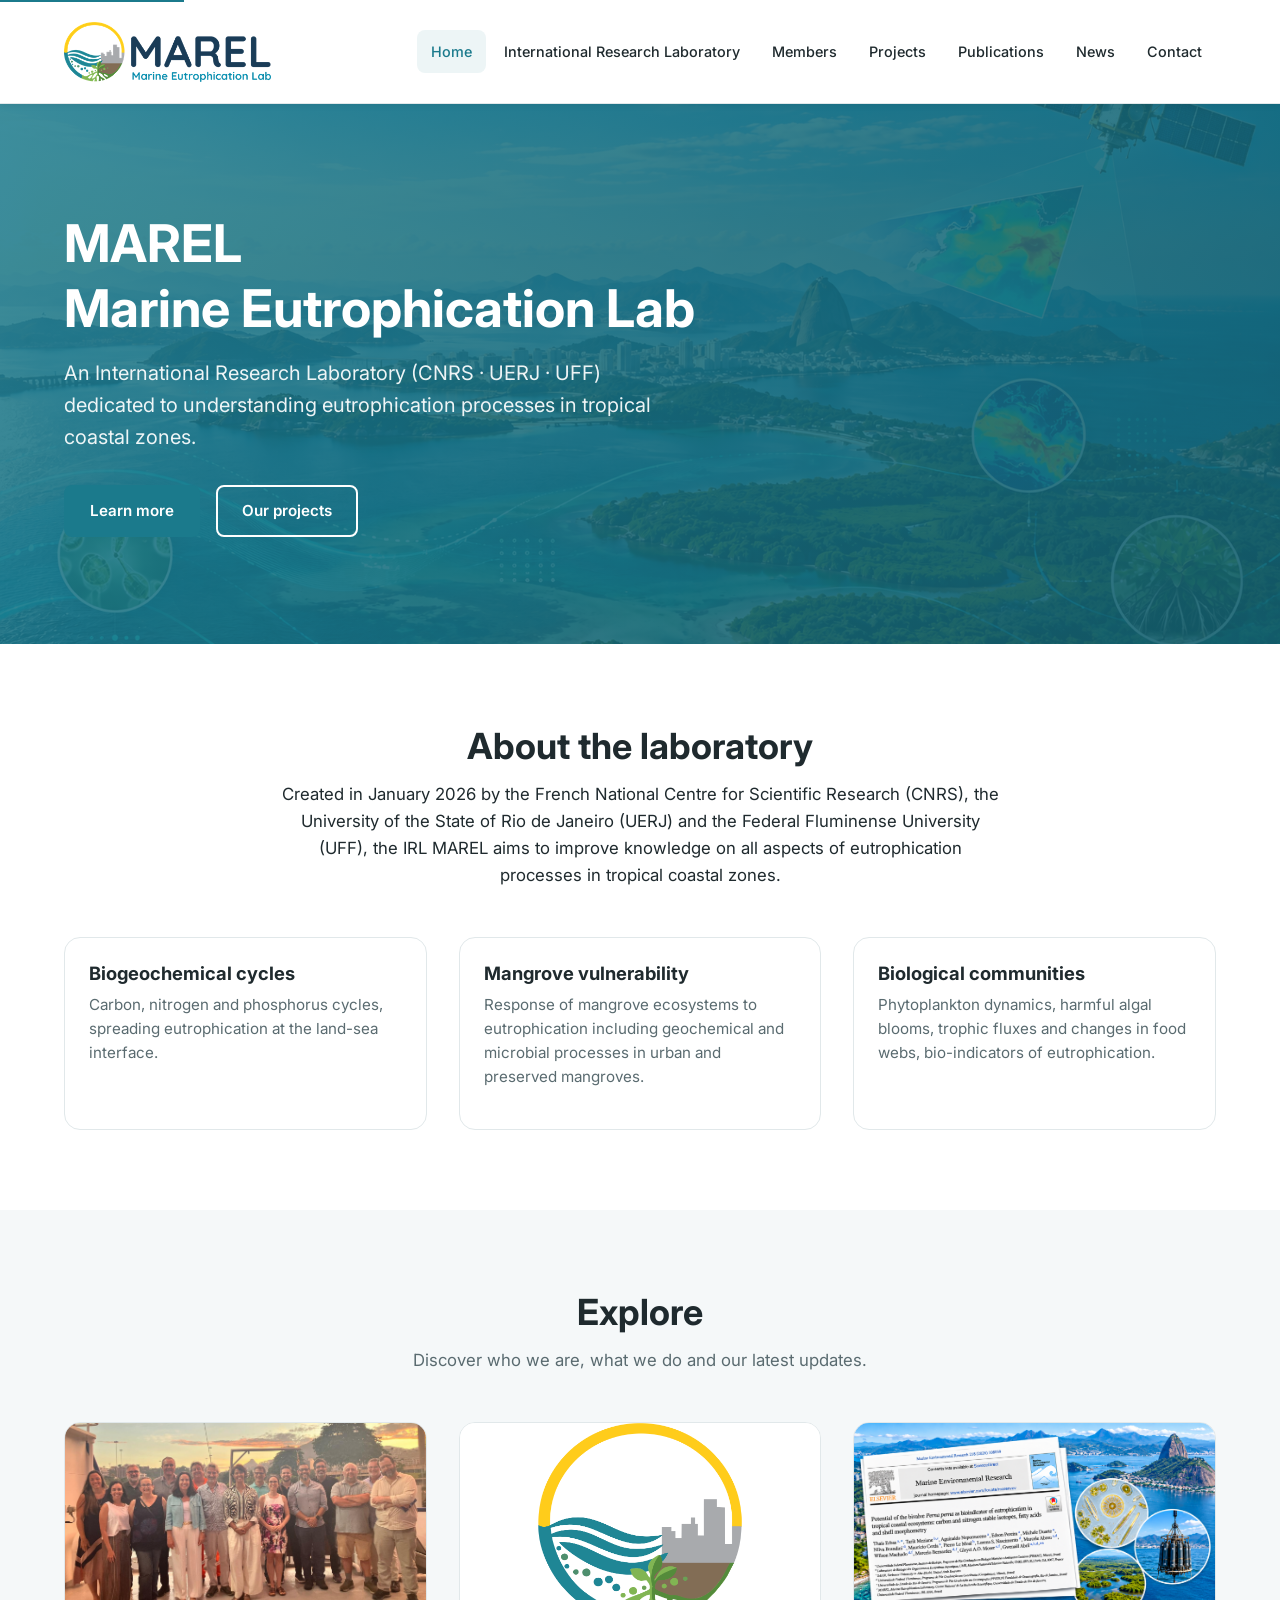
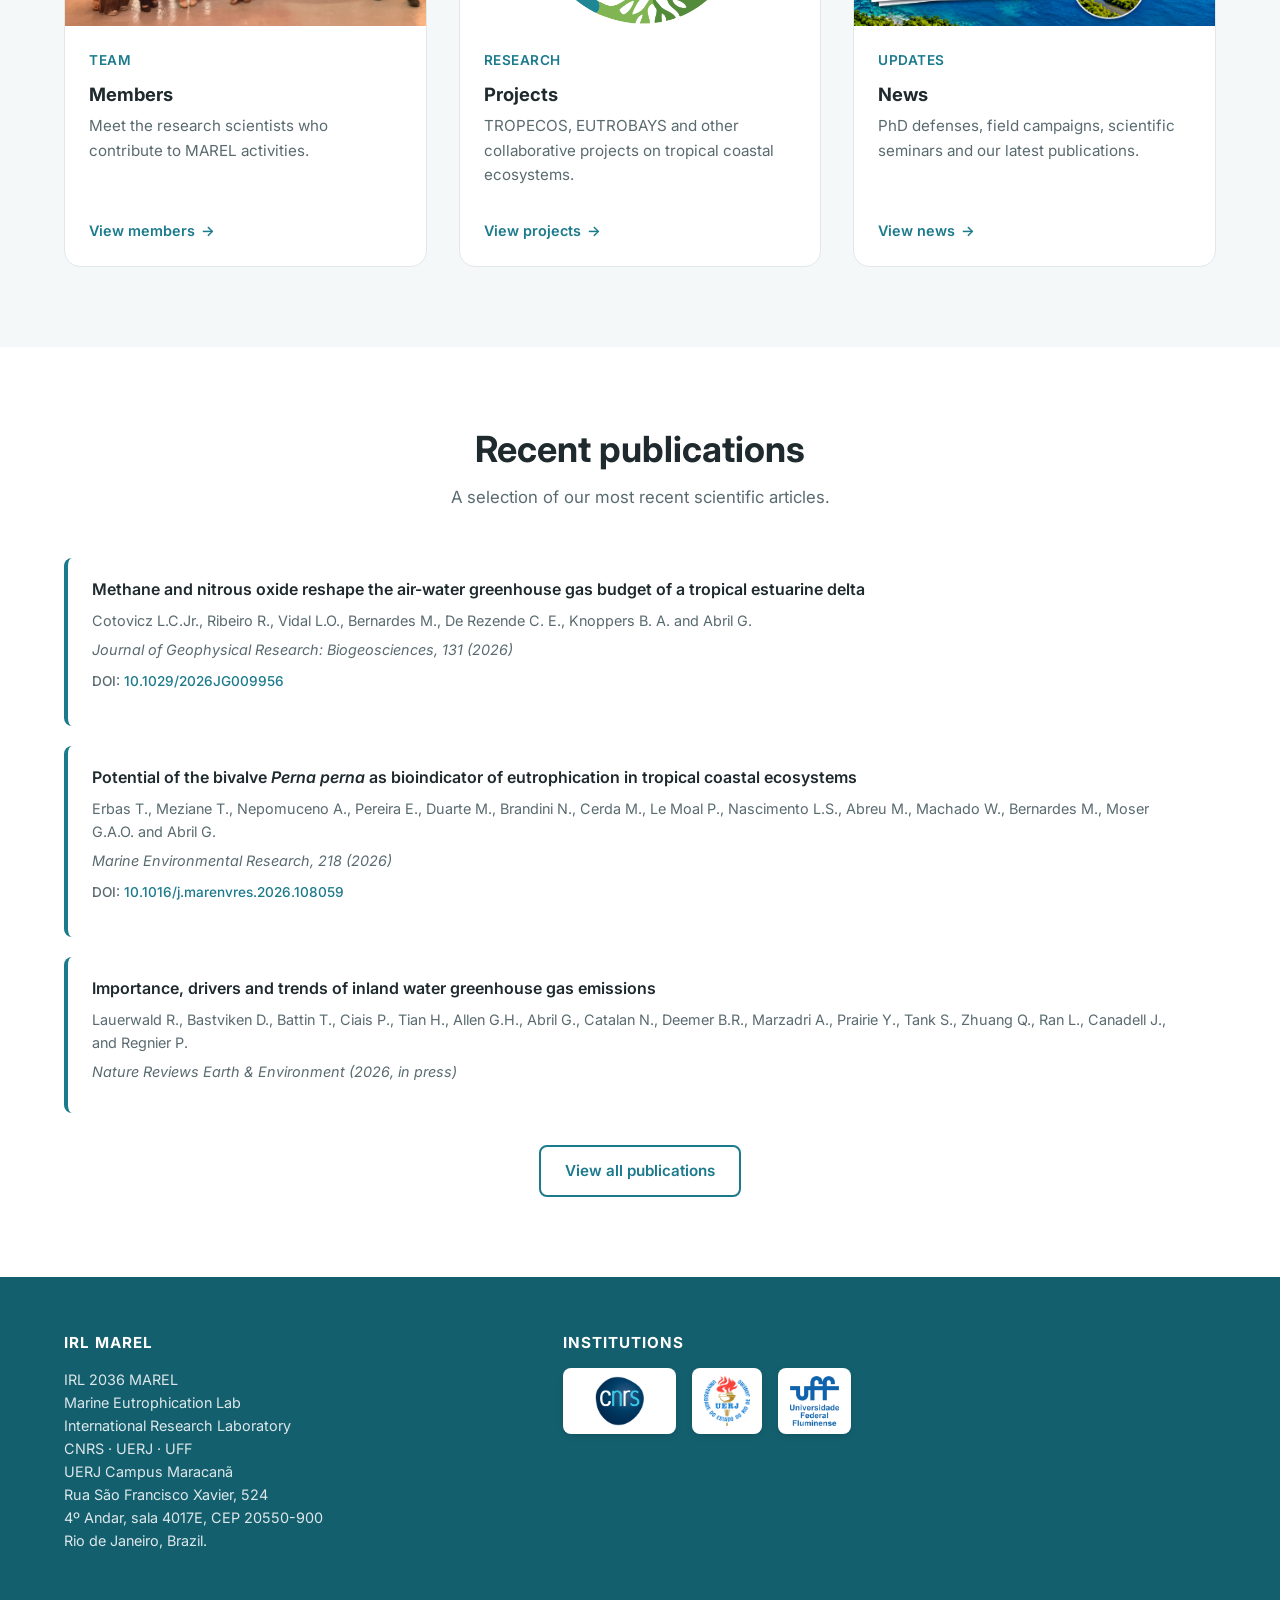
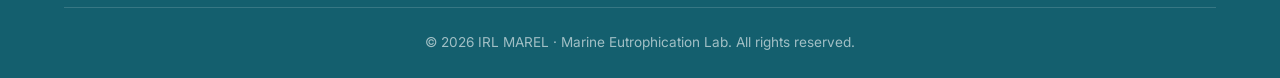
<file: index.html>
<!DOCTYPE html>
<html lang="en">
<head>
  <meta charset="UTF-8">
  <meta name="viewport" content="width=device-width, initial-scale=1.0">
  <meta name="description" content="IRL MAREL - Marine Eutrophication Lab. International Research Laboratory (CNRS, UERJ, UFF) dedicated to the study of eutrophication in tropical coastal zones.">
  <meta name="keywords" content="MAREL, Marine Eutrophication Lab, CNRS, UERJ, UFF, eutrophication, tropical coast, Rio de Janeiro">
  <meta name="author" content="IRL MAREL">

  <!-- Open Graph (compartilhamento em redes sociais) -->
  <meta property="og:title" content="IRL MAREL - Marine Eutrophication Lab">
  <meta property="og:description" content="International Research Laboratory dedicated to the study of eutrophication in tropical coastal zones.">
  <meta property="og:image" content="img/logo-marel-horizontal.png">
  <meta property="og:type" content="website">

  <title>IRL MAREL - Marine Eutrophication Lab</title>

  <!-- Favicon -->
  <link rel="icon" type="image/png" href="img/logo-icon.png">

  <!-- Google Fonts -->
  <link rel="preconnect" href="https://fonts.googleapis.com">
  <link rel="preconnect" href="https://fonts.gstatic.com" crossorigin>
  <link href="https://fonts.googleapis.com/css2?family=Inter:wght@400;500;600;700&display=swap" rel="stylesheet">

  <!-- CSS -->
  <link rel="stylesheet" href="css/style.css">
</head>
<body>

  <!-- Skip link (acessibilidade) -->
  <a href="#main" class="skip-link">Skip to main content</a>

  <!-- =============================================
       HEADER
       ============================================= -->
  <header class="header">
    <div class="header__inner">

      <!-- Logo -->
      <a href="index.html" class="header__logo" aria-label="MAREL Home">
        <img src="img/logo-marel-horizontal.png" alt="MAREL logo">
        <div class="header__logo-text">
          <strong>MAREL</strong>
          <span>Marine Eutrophication Lab</span>
        </div>
      </a>

      <!-- Botão hambúrguer (mobile) -->
      <button class="header__toggle" aria-label="Toggle navigation" aria-expanded="false">
        <span></span>
        <span></span>
        <span></span>
      </button>

      <!-- Menu -->
      <nav class="header__nav" aria-label="Main navigation">
        <a href="index.html">Home</a>
        <a href="about.html">International Research Laboratory</a>
        <a href="members.html">Members</a>
        <a href="projects.html">Projects</a>
        <a href="publications.html">Publications</a>
        <a href="news.html">News</a>
        <a href="contactus.html">Contact</a>
      </nav>

    </div>
  </header>

  <!-- =============================================
       HERO
       ============================================= -->
  <section class="hero">
    <div class="container">
      <div class="hero__content">
        <h1 class="hero__title">MAREL<br>Marine Eutrophication Lab</h1>
        <p class="hero__subtitle">
          An International Research Laboratory (CNRS &middot; UERJ &middot; UFF) dedicated to
          understanding eutrophication processes in tropical coastal zones.
        </p>
        <div class="hero__actions">
          <a href="about.html" class="btn btn--primary">Learn more</a>
          <a href="projects.html" class="btn btn--secondary">Our projects</a>
        </div>
      </div>
    </div>
  </section>

  <!-- =============================================
       INTRODUÇÃO
       ============================================= -->
  <section class="section" id="main">
    <div class="container">
      <div class="section__header">
        <h2>About the laboratory</h2>
        <p class="lead">
          Created in January 2026 by the French National Centre for Scientific Research (CNRS),
          the University of the State of Rio de Janeiro (UERJ) and the Federal Fluminense University (UFF),
          the IRL MAREL aims to improve knowledge on all aspects of eutrophication processes in tropical coastal zones.
        </p>
      </div>

      <div class="grid grid--3">

        <div class="card">
          <div class="card__body">
            <h3 class="card__title">Biogeochemical cycles</h3>
            <p class="card__text">
              Carbon, nitrogen and phosphorus cycles, spreading eutrophication at the land-sea interface.
            </p>
          </div>
        </div>

        <div class="card">
          <div class="card__body">
            <h3 class="card__title">Mangrove vulnerability</h3>
            <p class="card__text">
              Response of mangrove ecosystems to eutrophication including geochemical and microbial processes in urban and preserved mangroves.
            </p>
          </div>
        </div>

        <div class="card">
          <div class="card__body">
            <h3 class="card__title">Biological communities</h3>
            <p class="card__text">
              Phytoplankton dynamics, harmful algal blooms, trophic fluxes and changes in food webs, bio-indicators of eutrophication.
            </p>
          </div>
        </div>

      </div>
    </div>
  </section>

  <!-- =============================================
       DESTAQUES (Quick links)
       ============================================= -->
  <section class="section section--alt">
    <div class="container">
      <div class="section__header">
        <h2>Explore</h2>
        <p>Discover who we are, what we do and our latest updates.</p>
      </div>

      <div class="grid grid--3">

        <!-- Card Membros -->
        <a href="members.html" class="card">
          <img src="img/members/timemarel.jpg" alt="MAREL members" class="card__image">
          <div class="card__body">
            <div class="card__meta">Team</div>
            <h3 class="card__title">Members</h3>
            <p class="card__text">
              Meet the research scientists who contribute to MAREL activities.

            </p>
            <span class="card__link">View members</span>
          </div>
        </a>

        <!-- Card Projetos -->
        <a href="projects.html" class="card">
          <img src="img/projects/iconemarel.jpg" alt="MAREL projects" class="card__image">
          <div class="card__body">
            <div class="card__meta">Research</div>
            <h3 class="card__title">Projects</h3>
            <p class="card__text">
              TROPECOS, EUTROBAYS and other collaborative projects on tropical coastal ecosystems.
            </p>
            <span class="card__link">View projects</span>
          </div>
        </a>

        <!-- Card Notícias -->
        <a href="news.html" class="card">
          <img src="img/news/news-nature.jpg" alt="MAREL news" class="card__image">
          <div class="card__body">
            <div class="card__meta">Updates</div>
            <h3 class="card__title">News</h3>
            <p class="card__text">
              PhD defenses, field campaigns, scientific seminars and our latest publications.

            </p>
            <span class="card__link">View news</span>
          </div>
        </a>

      </div>
    </div>
  </section>

  <!-- =============================================
       PUBLICAÇÕES RECENTES
       ============================================= -->
  <section class="section">
    <div class="container">
      <div class="section__header">
        <h2>Recent publications</h2>
        <p>A selection of our most recent scientific articles.</p>
      </div>

      <div class="publication">
        <h3 class="publication__title">
          Methane and nitrous oxide reshape the air-water greenhouse gas budget of a tropical estuarine delta
        </h3>
        <p class="publication__authors">
          Cotovicz L.C.Jr., Ribeiro R., Vidal L.O., Bernardes M., De Rezende C. E., Knoppers B. A. and Abril G.
        </p>
        <p class="publication__journal">
          Journal of Geophysical Research: Biogeosciences, 131 (2026)
        </p>
        <p class="publication__doi">
          DOI: <a href="https://doi.org/10.1029/2026JG009956" target="_blank" rel="noopener">10.1029/2026JG009956</a>
        </p>
      </div>

      <div class="publication">
        <h3 class="publication__title">
          Potential of the bivalve <em>Perna perna</em> as bioindicator of eutrophication in tropical coastal ecosystems
        </h3>
        <p class="publication__authors">
          Erbas T., Meziane T., Nepomuceno A., Pereira E., Duarte M., Brandini N., Cerda M., Le Moal P.,
          Nascimento L.S., Abreu M., Machado W., Bernardes M., Moser G.A.O. and Abril G.
        </p>
        <p class="publication__journal">
          Marine Environmental Research, 218 (2026)
        </p>
        <p class="publication__doi">
          DOI: <a href="https://doi.org/10.1016/j.marenvres.2026.108059" target="_blank" rel="noopener">10.1016/j.marenvres.2026.108059</a>
        </p>
      </div>

      <div class="publication">
        <h3 class="publication__title">
          Importance, drivers and trends of inland water greenhouse gas emissions
        </h3>
        <p class="publication__authors">
          Lauerwald R., Bastviken D., Battin T., Ciais P., Tian H., Allen G.H., Abril G., Catalan N.,
          Deemer B.R., Marzadri A., Prairie Y., Tank S., Zhuang Q., Ran L., Canadell J., and Regnier P.
        </p>
        <p class="publication__journal">
          Nature Reviews Earth &amp; Environment (2026, in press)
        </p>
      </div>

      <div class="text-center mt-4">
        <a href="publications.html" class="btn btn--outline">View all publications</a>
      </div>
    </div>
  </section>

  <!-- FOOTER-->
  <footer class="footer">
    <div class="container">
      <div class="footer__grid">
        <div>
          <h4>IRL MAREL</h4>
          <p>
            IRL 2036 MAREL<br>
            Marine Eutrophication Lab<br>
            International Research Laboratory<br>
            CNRS &middot; UERJ &middot; UFF <br>
            UERJ Campus Maracanã <br>
            Rua São Francisco Xavier, 524 <br>
            4º Andar, sala 4017E, CEP 20550-900<br>
            Rio de Janeiro, Brazil.<br>         
          </p>
        </div>
        <div>
          <h4>Institutions</h4>
          <div class="footer__logos">
            <a href="https://www.cnrs.fr/" target="_blank" rel="noopener" title="CNRS"><img src="img/logos/cnrs.png" alt="CNRS"></a>
            <a href="https://www.uerj.br/" target="_blank" rel="noopener" title="UERJ"><img src="img/logos/uerj.png" alt="UERJ"></a>
            <a href="https://www.uff.br/" target="_blank" rel="noopener" title="UFF"><img src="img/logos/uff.png" alt="UFF"></a>
          </div>
        </div>
      </div>
      <div class="footer__bottom">
        &copy; <span id="year"></span> IRL MAREL &middot; Marine Eutrophication Lab. All rights reserved.
      </div>
    </div>
  </footer>

  <script>document.getElementById('year').textContent = new Date().getFullYear();</script>
  <script src="js/script.js"></script>
</body>
</html>
</file>
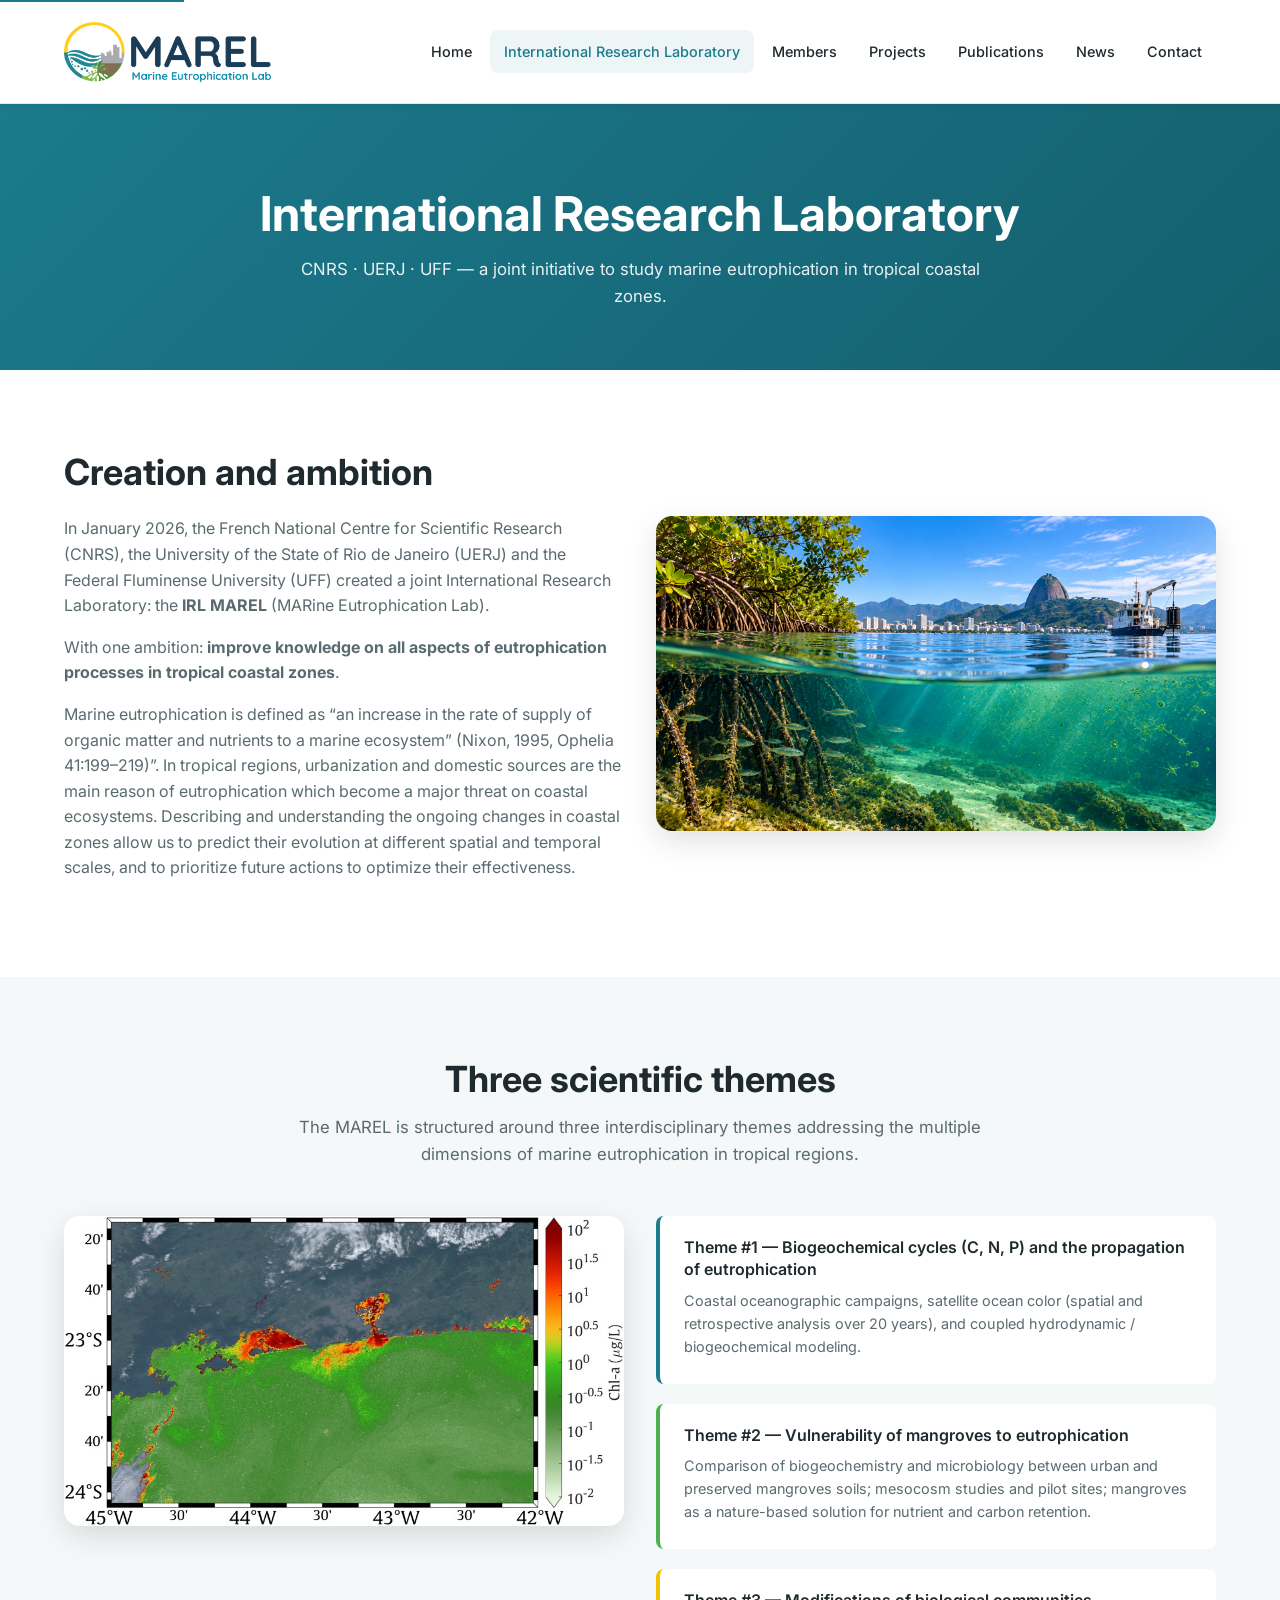
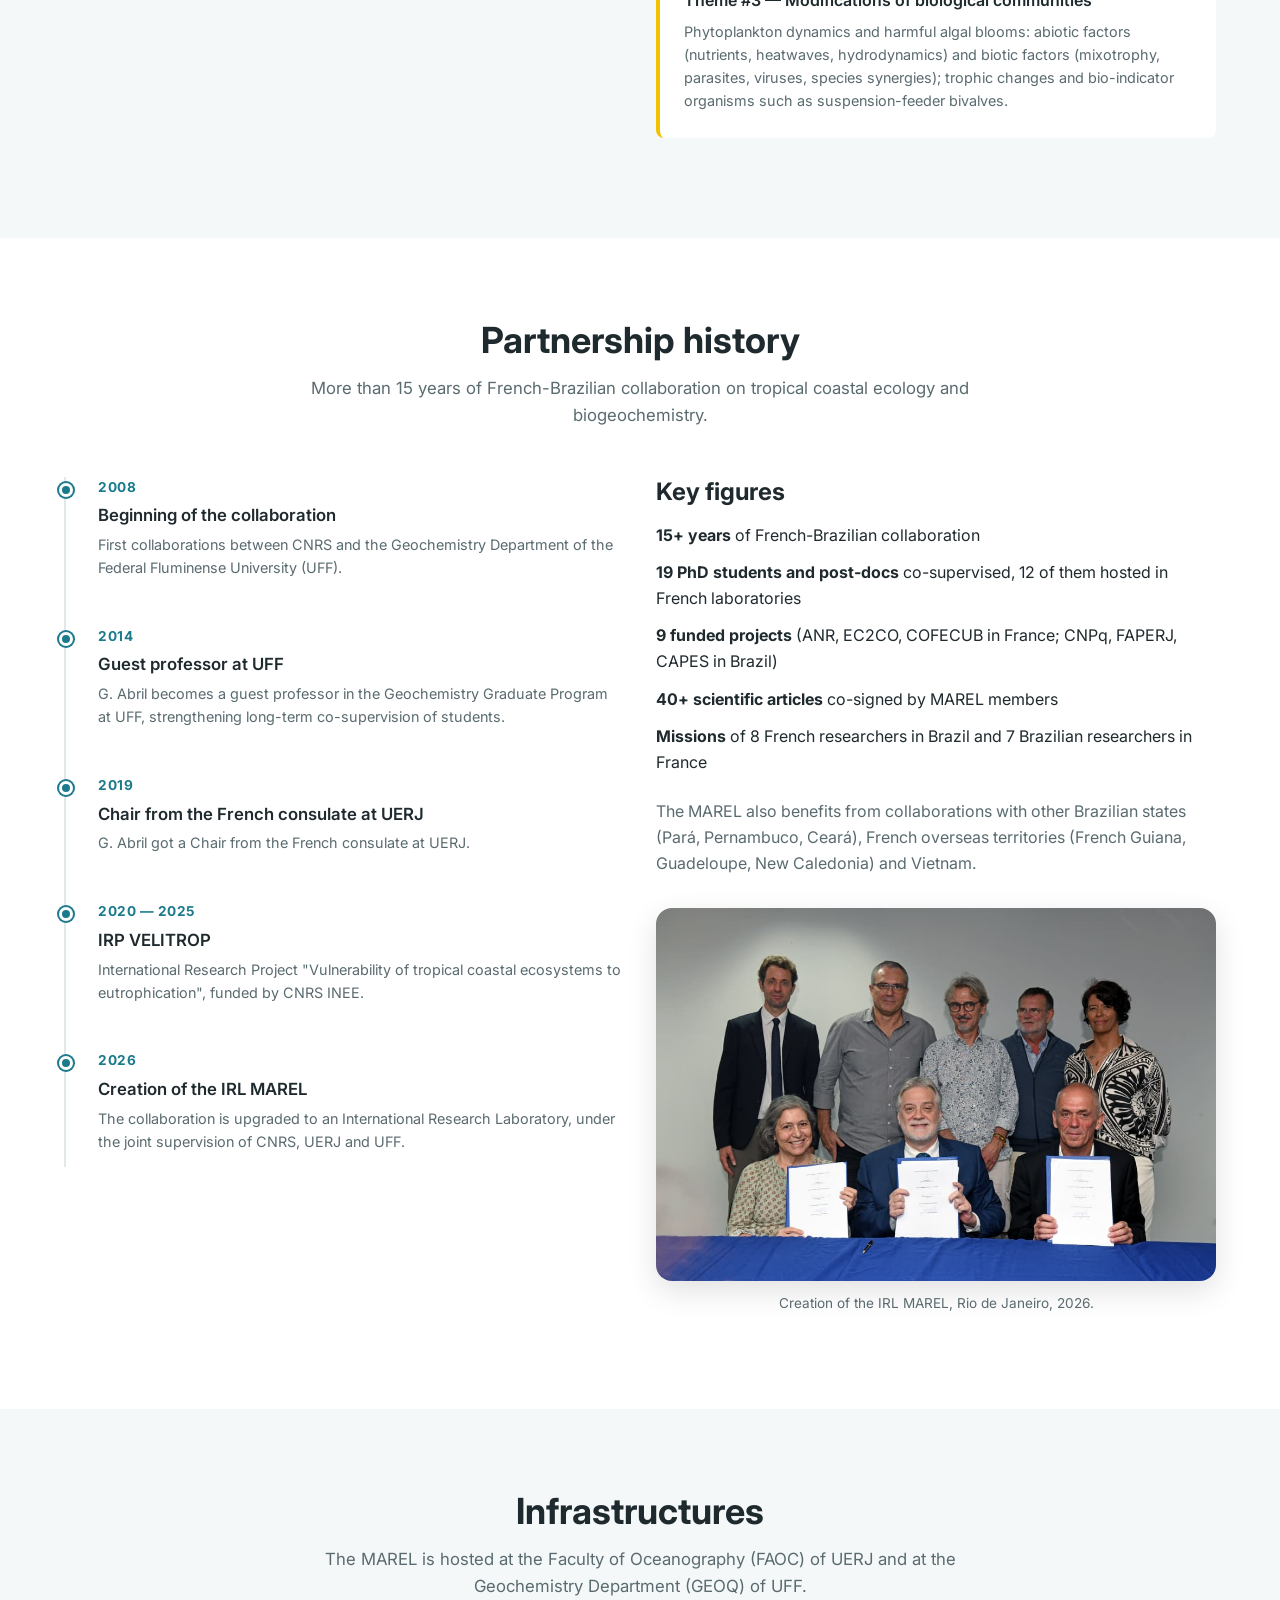
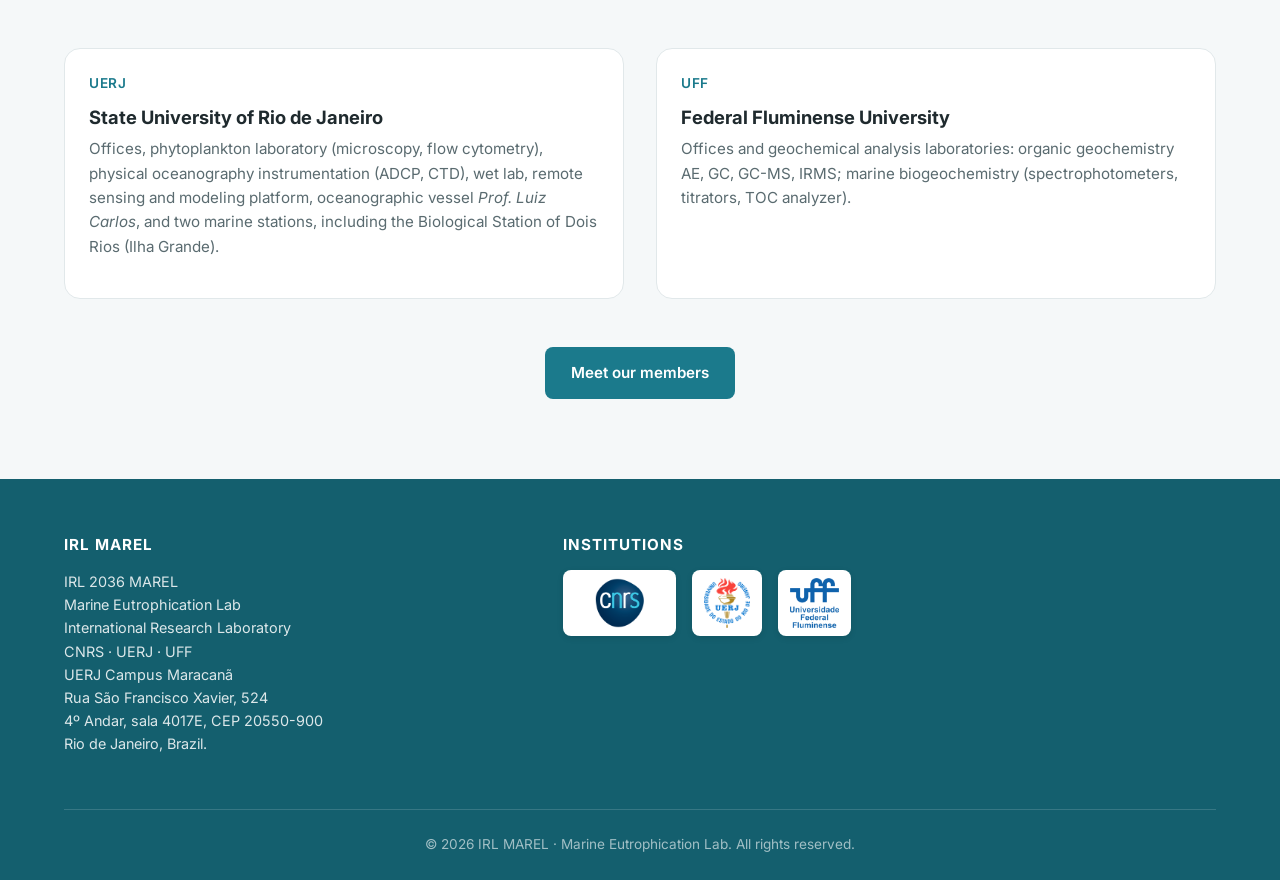
<file: about.html>
<!DOCTYPE html>
<html lang="en">
<head>
  <meta charset="UTF-8">
  <meta name="viewport" content="width=device-width, initial-scale=1.0">
  <meta name="description" content="About IRL MAREL - International Research Laboratory on Marine Eutrophication. Created in 2026 by CNRS, UERJ and UFF.">
  <meta name="keywords" content="MAREL, IRL, CNRS, UERJ, UFF, international research laboratory, eutrophication">
  <meta name="author" content="IRL MAREL">

  <meta property="og:title" content="About - IRL MAREL">
  <meta property="og:description" content="International Research Laboratory dedicated to the study of eutrophication in tropical coastal zones.">
  <meta property="og:image" content="img/logo-marel-horizontal.png">
  <meta property="og:type" content="website">

  <title>International Research Laboratory - IRL MAREL</title>

  <link rel="icon" type="image/png" href="img/logo-icon.png">

  <link rel="preconnect" href="https://fonts.googleapis.com">
  <link rel="preconnect" href="https://fonts.gstatic.com" crossorigin>
  <link href="https://fonts.googleapis.com/css2?family=Inter:wght@400;500;600;700&display=swap" rel="stylesheet">

  <link rel="stylesheet" href="css/style.css">
</head>
<body>

  <a href="#main" class="skip-link">Skip to main content</a>

  <!-- HEADER -->
  <header class="header">
    <div class="header__inner">
      <a href="index.html" class="header__logo" aria-label="MAREL Home">
        <img src="img/logo-marel-horizontal.png" alt="MAREL logo">
        <div class="header__logo-text">
          <strong>MAREL</strong>
          <span>Marine Eutrophication Lab</span>
        </div>
      </a>
      <button class="header__toggle" aria-label="Toggle navigation" aria-expanded="false">
        <span></span><span></span><span></span>
      </button>
      <nav class="header__nav" aria-label="Main navigation">
        <a href="index.html">Home</a>
        <a href="about.html">International Research Laboratory</a>
        <a href="members.html">Members</a>
        <a href="projects.html">Projects</a>
        <a href="publications.html">Publications</a>
        <a href="news.html">News</a>
        <a href="contactus.html">Contact</a>
      </nav>
    </div>
  </header>

  <!-- PAGE HEADER -->
  <section class="page-header">
    <div class="container">
      <h1>International Research Laboratory</h1>
      <p>CNRS &middot; UERJ &middot; UFF &mdash; a joint initiative to study marine eutrophication in tropical coastal zones.</p>
    </div>
  </section>

  <!-- INTRODUÇÃO -->
  <section class="section" id="main">
    <div class="container">
      <div class="grid grid--2" style="align-items:center;">
        <div>
          <h2>Creation and ambition</h2>
          <p>
            In January 2026, the French National Centre for Scientific Research (CNRS),
            the University of the State of Rio de Janeiro (UERJ) and the Federal Fluminense
            University (UFF) created a joint International Research Laboratory: the
            <strong>IRL MAREL</strong> (MARine Eutrophication Lab).
          </p>
          <p>
            With one ambition: <strong>improve knowledge on all aspects of eutrophication
            processes in tropical coastal zones</strong>.
          </p>
          <p>
            Marine eutrophication is defined as “an increase in the rate of supply of organic matter and nutrients to a marine ecosystem” (Nixon, 1995, Ophelia 41:199–219)”. In tropical regions, urbanization and domestic sources are the main reason of eutrophication which become a major threat on coastal ecosystems. Describing and understanding the ongoing changes in coastal zones allow us to predict their evolution at different spatial and temporal scales, and to prioritize future actions to optimize their effectiveness.
          </p>
        </div>
        <div>
          <img src="img/about-1.jpg" alt="Tropical coastal zone of Rio de Janeiro" style="border-radius: 16px; box-shadow: 0 10px 30px rgba(0,0,0,0.12);">
        </div>
      </div>
    </div>
  </section>

  <!-- 3 THEMES -->
  <section class="section section--alt">
    <div class="container">
      <div class="section__header">
        <h2>Three scientific themes</h2>
        <p>The MAREL is structured around three interdisciplinary themes addressing the multiple dimensions of marine eutrophication in tropical regions.</p>
      </div>
      <div class="grid grid--2" style="align-items:start;">
        <div>
          <img src="img/about-2.jpg" alt="Fieldwork and research activities of MAREL" style="border-radius: 16px; box-shadow: 0 10px 30px rgba(0,0,0,0.12);">
        </div>
        <div>
          <div class="publication" style="border-left-color: var(--color-primary);">
            <h3 class="publication__title">Theme #1 &mdash; Biogeochemical cycles (C, N, P) and the propagation of eutrophication</h3>                     
            <p class="publication__authors">Coastal oceanographic campaigns, satellite ocean color (spatial and retrospective analysis over 20 years), and coupled hydrodynamic / biogeochemical modeling.</p>
          </div>
          <div class="publication" style="border-left-color: var(--color-secondary);">
            <h3 class="publication__title">Theme #2 &mdash; Vulnerability of mangroves to eutrophication</h3>
            <p class="publication__authors">Comparison of biogeochemistry and microbiology between urban and preserved mangroves soils; mesocosm studies and pilot sites; mangroves as a nature-based solution for nutrient and carbon retention.</p>
          </div>
          <div class="publication" style="border-left-color: var(--color-accent);">
            <h3 class="publication__title">Theme #3 &mdash; Modifications of biological communities</h3>
            <p class="publication__authors">Phytoplankton dynamics and harmful algal blooms: abiotic factors (nutrients, heatwaves, hydrodynamics) and biotic factors (mixotrophy, parasites, viruses, species synergies); trophic changes and bio-indicator organisms such as suspension-feeder bivalves.</p>
          </div>
        </div>
      </div>
    </div>
  </section>

  <!-- HISTÓRICO DO PARTENARIADO -->
  <section class="section">
    <div class="container">
      <div class="section__header">
        <h2>Partnership history</h2>
        <p>More than 15 years of French-Brazilian collaboration on tropical coastal ecology and biogeochemistry.</p>
      </div>

      <div class="grid grid--2" style="align-items:start;">
        <div class="timeline">
          <div class="timeline__item">
            <div class="timeline__year">2008</div>
            <div class="timeline__title">Beginning of the collaboration</div>
            <p class="timeline__text">First collaborations between CNRS and the Geochemistry Department of the Federal Fluminense University (UFF).</p>
          </div>
          <div class="timeline__item">
            <div class="timeline__year">2014</div>
            <div class="timeline__title">Guest professor at UFF</div>
            <p class="timeline__text">G. Abril becomes a guest professor in the Geochemistry Graduate Program at UFF, strengthening long-term co-supervision of students.</p>
          </div>
          <div class="timeline__item">
            <div class="timeline__year">2019</div>
            <div class="timeline__title">Chair from the French consulate at UERJ</div>
            <p class="timeline__text">G. Abril got a Chair from the French consulate at UERJ.</p>
          </div>
          <div class="timeline__item">
            <div class="timeline__year">2020 &mdash; 2025</div>
            <div class="timeline__title">IRP VELITROP</div>
            <p class="timeline__text">International Research Project "Vulnerability of tropical coastal ecosystems to eutrophication", funded by CNRS INEE.</p>
          </div>
          <div class="timeline__item">
            <div class="timeline__year">2026</div>
            <div class="timeline__title">Creation of the IRL MAREL</div>
            <p class="timeline__text">The collaboration is upgraded to an International Research Laboratory, under the joint supervision of CNRS, UERJ and UFF.</p>
          </div>
        </div>

        <div>
          <h3>Key figures</h3>
          <ul style="margin-top: 16px; display:flex; flex-direction:column; gap:12px;">
            <li><strong>15+ years</strong> of French-Brazilian collaboration</li>
            <li><strong>19 PhD students and post-docs</strong> co-supervised, 12 of them hosted in French laboratories</li>
            <li><strong>9 funded projects</strong> (ANR, EC2CO, COFECUB in France; CNPq, FAPERJ, CAPES in Brazil)</li>
            <li><strong>40+ scientific articles</strong> co-signed by MAREL members</li>
            <li><strong>Missions</strong> of 8 French researchers in Brazil and 7 Brazilian researchers in France</li>
          </ul>
          <p class="mt-3">The MAREL also benefits from collaborations with other Brazilian states (Pará, Pernambuco, Ceará), French overseas territories (French Guiana, Guadeloupe, New Caledonia) and Vietnam.</p>
          
          <!-- FOTO DO GRUPO ADICIONADA AQUI -->
          <div class="mt-4">
            <img src="img/history-signature.jpg" alt="Signing of the IRL MAREL agreement" style="border-radius: 16px; box-shadow: 0 10px 30px rgba(0,0,0,0.12); width: 100%;">
            <p style="font-size: 0.85rem; color: var(--color-text-light); text-align: center; margin-top: 12px;">Creation of the IRL MAREL, Rio de Janeiro, 2026.</p>
          </div>

        </div>
      </div>
    </div>
  </section>

  <!-- INFRAESTRUTURAS -->
  <section class="section section--alt">
    <div class="container">
      <div class="section__header">
        <h2>Infrastructures</h2>
        <p>The MAREL is hosted at the Faculty of Oceanography (FAOC) of UERJ and at the Geochemistry Department (GEOQ) of UFF.</p>
      </div>
      <div class="grid grid--2">
        <div class="card">
          <div class="card__body">
            <div class="card__meta">UERJ</div>
            <h3 class="card__title">State University of Rio de Janeiro</h3>
            <p class="card__text">Offices, phytoplankton laboratory (microscopy, flow cytometry), physical oceanography instrumentation (ADCP, CTD), wet lab, remote sensing and modeling platform, oceanographic vessel <em>Prof. Luiz Carlos</em>, and two marine stations, including the Biological Station of Dois Rios (Ilha Grande).</p>
          </div>
        </div>
        <div class="card">
          <div class="card__body">
            <div class="card__meta">UFF</div>
            <h3 class="card__title">Federal Fluminense University</h3>
            <p class="card__text">Offices and geochemical analysis laboratories: organic geochemistry AE, GC, GC-MS, IRMS; marine biogeochemistry (spectrophotometers, titrators, TOC analyzer).</p>
          </div>
        </div>
      </div>
      <div class="text-center mt-5">
        <a href="members.html" class="btn btn--primary">Meet our members</a>
      </div>
    </div>
  </section>

  <!-- FOOTER-->
  <footer class="footer">
    <div class="container">
      <div class="footer__grid">
        <div>
          <h4>IRL MAREL</h4>
          <p>
            IRL 2036 MAREL<br>
            Marine Eutrophication Lab<br>
            International Research Laboratory<br>
            CNRS &middot; UERJ &middot; UFF <br>
            UERJ Campus Maracanã <br>
            Rua São Francisco Xavier, 524 <br>
            4º Andar, sala 4017E, CEP 20550-900<br>
            Rio de Janeiro, Brazil.<br>         
          </p>
        </div>
        <div>
          <h4>Institutions</h4>
          <div class="footer__logos">
            <a href="https://www.cnrs.fr/" target="_blank" rel="noopener" title="CNRS"><img src="img/logos/cnrs.png" alt="CNRS"></a>
            <a href="https://www.uerj.br/" target="_blank" rel="noopener" title="UERJ"><img src="img/logos/uerj.png" alt="UERJ"></a>
            <a href="https://www.uff.br/" target="_blank" rel="noopener" title="UFF"><img src="img/logos/uff.png" alt="UFF"></a>
          </div>
        </div>
      </div>
      <div class="footer__bottom">
        &copy; <span id="year"></span> IRL MAREL &middot; Marine Eutrophication Lab. All rights reserved.
      </div>
    </div>
  </footer>

  <script>document.getElementById('year').textContent = new Date().getFullYear();</script>
  <script src="js/script.js"></script>
</body>
</html>
</file>
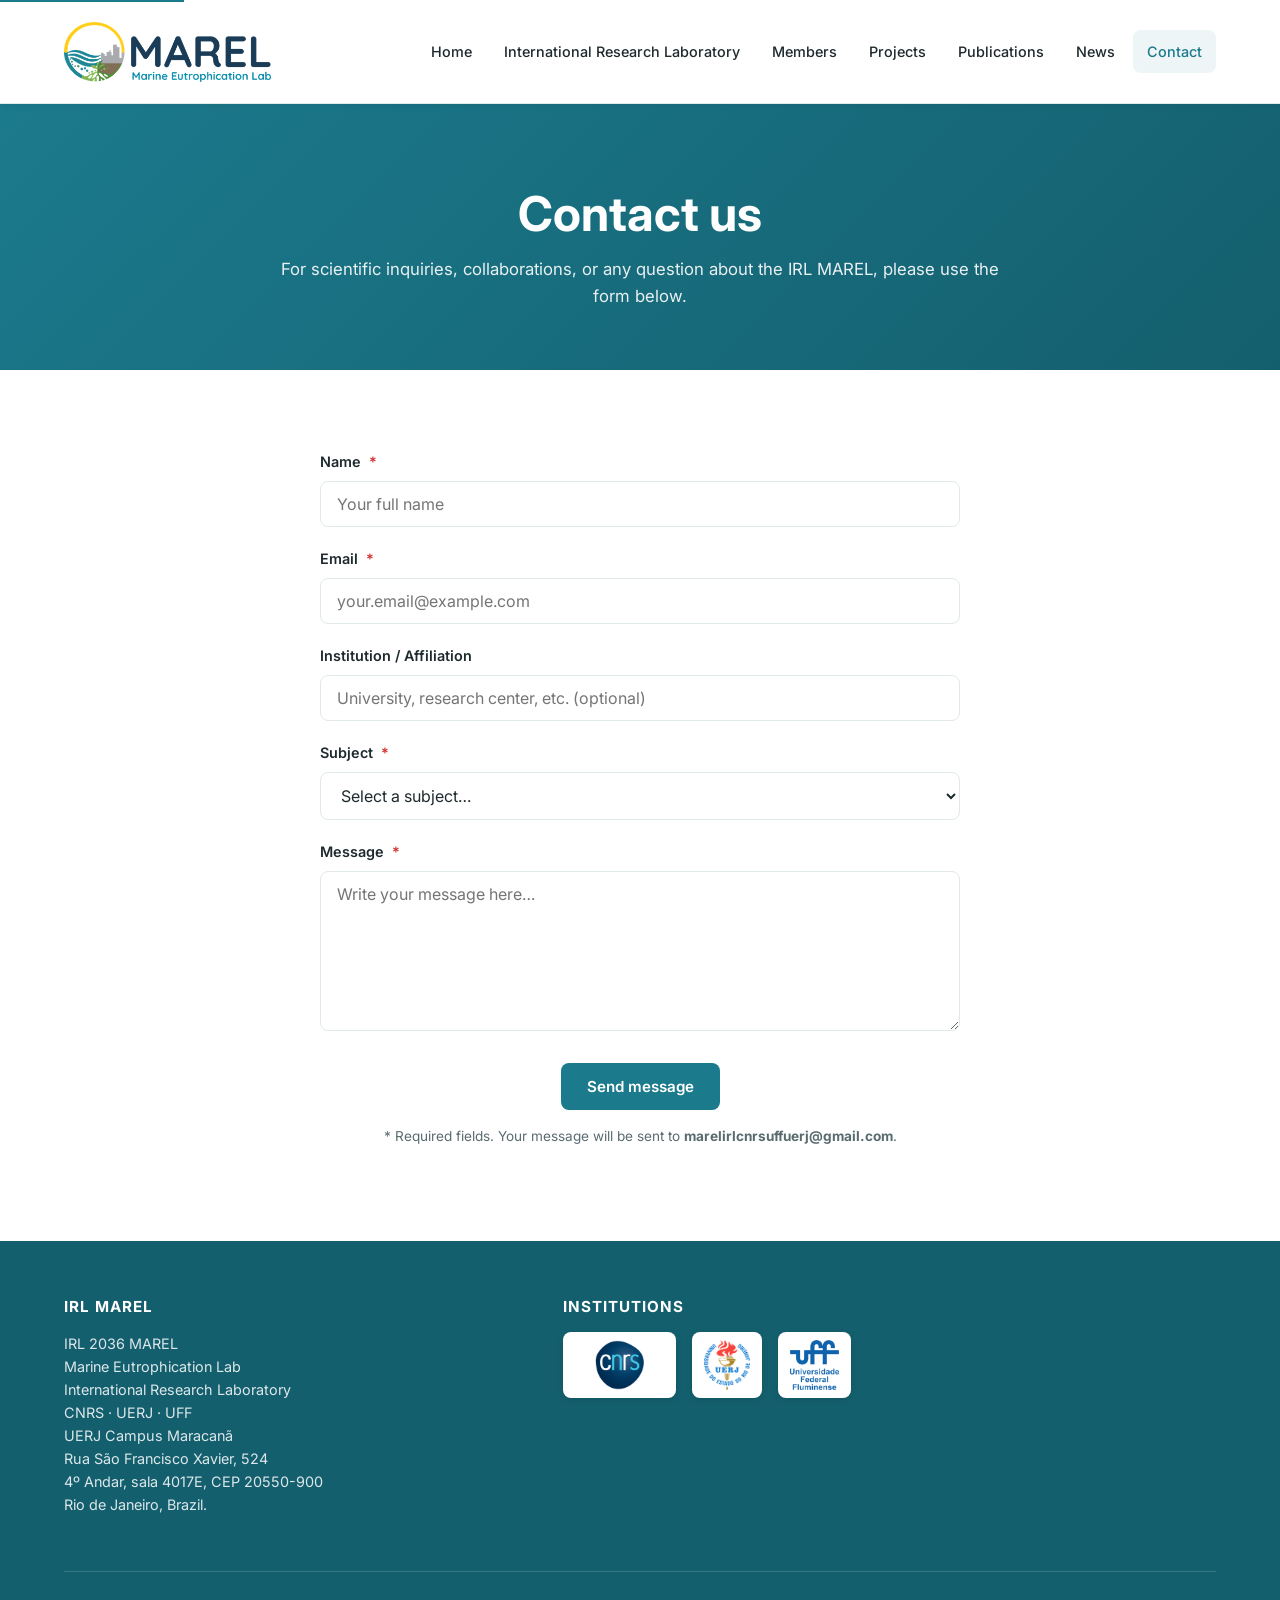
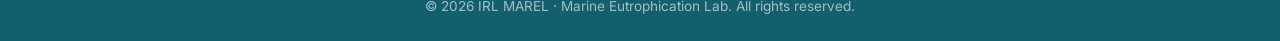
<file: contactus.html>
<!DOCTYPE html>
<html lang="en">
<head>
  <meta charset="UTF-8">
  <meta name="viewport" content="width=device-width, initial-scale=1.0">
  <meta name="description" content="Contact the IRL MAREL - Marine Eutrophication Lab (CNRS, UERJ, UFF).">
  <meta name="keywords" content="MAREL contact, IRL MAREL, CNRS, UERJ, UFF, tropical eutrophication">
  <meta name="author" content="IRL MAREL">

  <meta property="og:title" content="Contact - IRL MAREL">
  <meta property="og:description" content="Get in touch with the IRL MAREL team.">
  <meta property="og:image" content="img/logo-marel-horizontal.png">
  <meta property="og:type" content="website">

  <title>Contact - IRL MAREL</title>

  <link rel="icon" type="image/png" href="img/logo-icon.png">

  <link rel="preconnect" href="https://fonts.googleapis.com">
  <link rel="preconnect" href="https://fonts.gstatic.com" crossorigin>
  <link href="https://fonts.googleapis.com/css2?family=Inter:wght@400;500;600;700&display=swap" rel="stylesheet">

  <link rel="stylesheet" href="css/style.css">
</head>
<body>

  <a href="#main" class="skip-link">Skip to main content</a>

  <!-- =============================================
       HEADER
       ============================================= -->
  <header class="header">
    <div class="header__inner">
      <a href="index.html" class="header__logo" aria-label="MAREL Home">
        <img src="img/logo-marel-horizontal.png" alt="MAREL logo">
        <div class="header__logo-text">
          <strong>MAREL</strong>
          <span>Marine Eutrophication Lab</span>
        </div>
      </a>

      <button class="header__toggle" aria-label="Toggle navigation" aria-expanded="false">
        <span></span>
        <span></span>
        <span></span>
      </button>

      <nav class="header__nav" aria-label="Main navigation">
        <a href="index.html">Home</a>
        <a href="about.html">International Research Laboratory</a>
        <a href="members.html">Members</a>
        <a href="projects.html">Projects</a>
        <a href="publications.html">Publications</a>
        <a href="news.html">News</a>
        <a href="contactus.html">Contact</a>
      </nav>
    </div>
  </header>

  <!-- =============================================
       PAGE HEADER
       ============================================= -->
  <section class="page-header">
    <div class="container">
      <h1>Contact us</h1>
      <p>
        For scientific inquiries, collaborations, or any question about the IRL MAREL,
        please use the form below.
      </p>
    </div>
  </section>

  <!-- =============================================
       FORM
       ============================================= -->
  <section class="section" id="main">
    <div class="container">

      <!-- Mensagem de status (sucesso/erro) -->
      <div id="form-status" class="form__status" role="alert"></div>

      <!--
        =====================================================
        FORMULÁRIO DE CONTATO — FORMSPREE
        =====================================================
        O endpoint abaixo aponta para a conta Formspree do MAREL.
        O e-mail que recebe as mensagens é:
          marelirlcnrsuffuerj@gmail.com

        IMPORTANTE:
        1. O professor Gwenaël precisa confirmar o e-mail no painel
           do Formspree (Settings → Email) para ativar o envio.
        2. Este formulário usa o padrão AJAX do Formspree (sem
           recarregar a página) — veja o código no final do arquivo.
        3. Se preferir o envio "clássico" (com recarregamento),
           basta remover o script do final e o formulário funcionará
           normalmente redirecionando para uma página do Formspree.
        =====================================================
      -->
      <form
        id="contact-form"
        class="form"
        action="https://formspree.io/f/mjyvnjwv"
        method="POST"
        novalidate
      >

        <!-- Campo oculto para assunto do e-mail -->
        <input type="hidden" name="_subject" value="New message from the MAREL website">

        <!-- Campo anti-spam do Formspree (honeypot) -->
        <input type="text" name="_gotcha" style="display:none" tabindex="-1" autocomplete="off">

        <div class="form__group">
          <label for="name" class="form__label">
            Name <span class="required">*</span>
          </label>
          <input
            type="text"
            id="name"
            name="name"
            class="form__input"
            placeholder="Your full name"
            required
          >
        </div>

        <div class="form__group">
          <label for="email" class="form__label">
            Email <span class="required">*</span>
          </label>
          <input
            type="email"
            id="email"
            name="email"
            class="form__input"
            placeholder="your.email@example.com"
            required
          >
        </div>

        <div class="form__group">
          <label for="institution" class="form__label">
            Institution / Affiliation
          </label>
          <input
            type="text"
            id="institution"
            name="institution"
            class="form__input"
            placeholder="University, research center, etc. (optional)"
          >
        </div>

        <div class="form__group">
          <label for="subject" class="form__label">
            Subject <span class="required">*</span>
          </label>
          <select id="subject" name="subject" class="form__select" required>
            <option value="" disabled selected>Select a subject…</option>
            <option value="Scientific inquiry">Scientific inquiry</option>
            <option value="Collaboration">Collaboration / partnership</option>
            <option value="PhD / Post-doc opportunity">PhD / Post-doc opportunity</option>
            <option value="Press / Media">Press / Media</option>
            <option value="Website feedback">Website feedback</option>
            <option value="Other">Other</option>
          </select>
        </div>

        <div class="form__group">
          <label for="message" class="form__label">
            Message <span class="required">*</span>
          </label>
          <textarea
            id="message"
            name="message"
            class="form__textarea"
            placeholder="Write your message here…"
            required
          ></textarea>
        </div>

        <div class="form__actions">
          <button type="submit" class="btn btn--primary">Send message</button>
        </div>

        <p class="form__note">
          <span class="required">*</span> Required fields.
          Your message will be sent to <strong>marelirlcnrsuffuerj@gmail.com</strong>.
        </p>

      </form>

    </div>
  </section>

 <!-- FOOTER -->
  <footer class="footer">
    <div class="container">
      <div class="footer__grid">
        <div>
          <h4>IRL MAREL</h4>
          <p>
            IRL 2036 MAREL<br>
            Marine Eutrophication Lab<br>
            International Research Laboratory<br>
            CNRS &middot; UERJ &middot; UFF <br>
            UERJ Campus Maracanã <br>
            Rua São Francisco Xavier, 524 <br>
            4º Andar, sala 4017E, CEP 20550-900<br>
            Rio de Janeiro, Brazil.<br>         
          </p>
        </div>
        <div>
          <h4>Institutions</h4>
          <div class="footer__logos">
            <a href="https://www.cnrs.fr/" target="_blank" rel="noopener" title="CNRS"><img src="img/logos/cnrs.png" alt="CNRS"></a>
            <a href="https://www.uerj.br/" target="_blank" rel="noopener" title="UERJ"><img src="img/logos/uerj.png" alt="UERJ"></a>
            <a href="https://www.uff.br/" target="_blank" rel="noopener" title="UFF"><img src="img/logos/uff.png" alt="UFF"></a>
          </div>
        </div>
      </div>
      <div class="footer__bottom">
        &copy; <span id="year"></span> IRL MAREL &middot; Marine Eutrophication Lab. All rights reserved.
      </div>
    </div>
  </footer>

  <script>document.getElementById('year').textContent = new Date().getFullYear();</script>
  <script src="js/script.js"></script>
</body>
</html>
</file>
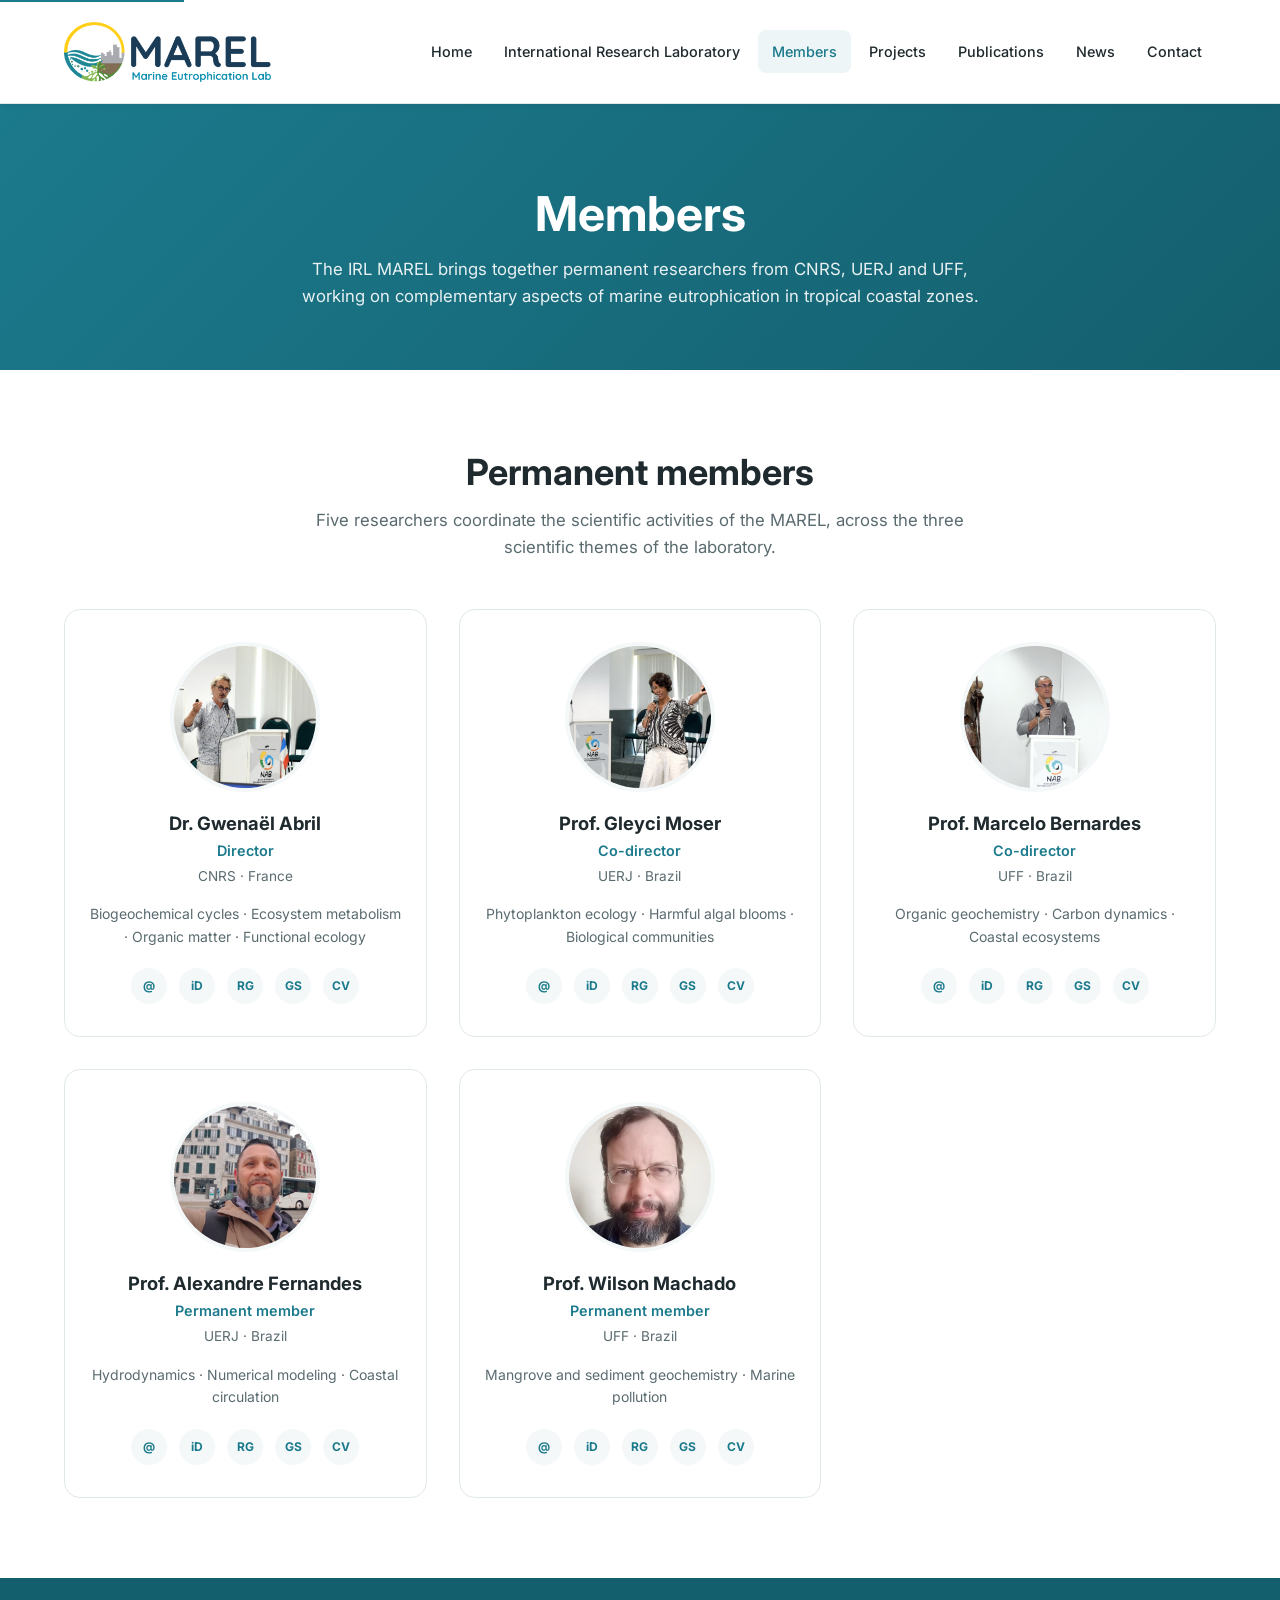
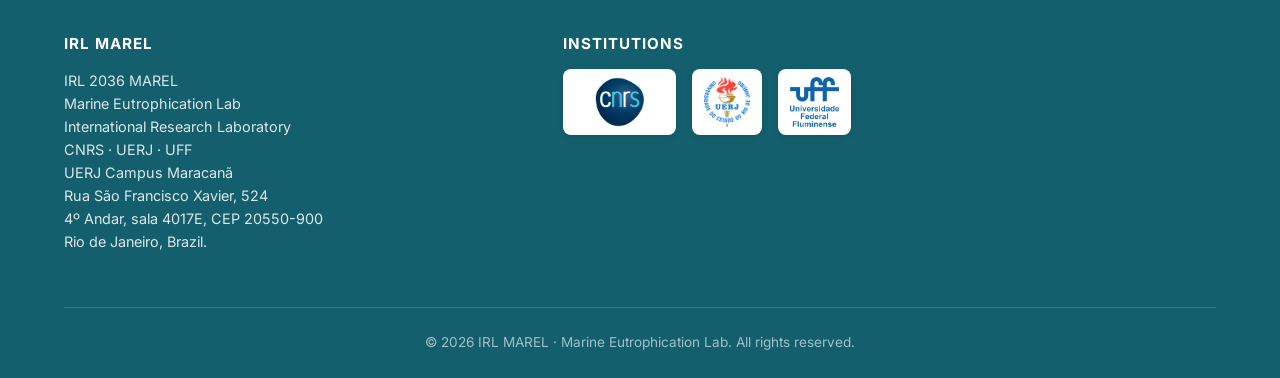
<file: members.html>
<!DOCTYPE html>
<html lang="en">
<head>
  <meta charset="UTF-8">
  <meta name="viewport" content="width=device-width, initial-scale=1.0">
  <meta name="description" content="Permanent members of the IRL MAREL - Marine Eutrophication Lab (CNRS, UERJ, UFF).">
  <meta name="keywords" content="MAREL members, CNRS, UERJ, UFF, marine eutrophication researchers">
  <meta name="author" content="IRL MAREL">

  <meta property="og:title" content="Members - IRL MAREL">
  <meta property="og:description" content="Meet the permanent researchers of the IRL MAREL.">
  <meta property="og:image" content="img/logo-marel-horizontal.png">
  <meta property="og:type" content="website">

  <title>Members - IRL MAREL</title>

  <link rel="icon" type="image/png" href="img/logo-marel-horizontal.png">

  <link rel="preconnect" href="https://fonts.googleapis.com">
  <link rel="preconnect" href="https://fonts.gstatic.com" crossorigin>
  <link href="https://fonts.googleapis.com/css2?family=Inter:wght@400;500;600;700&display=swap" rel="stylesheet">

  <link rel="stylesheet" href="css/style.css">
</head>
<body>

  <a href="#main" class="skip-link">Skip to main content</a>

  <!-- =============================================
       HEADER
       ============================================= -->
  <header class="header">
    <div class="header__inner">
      <a href="index.html" class="header__logo" aria-label="MAREL Home">
        <img src="img/logo-marel-horizontal.png" alt="MAREL logo">
        <div class="header__logo-text">
          <strong>MAREL</strong>
          <span>Marine Eutrophication Lab</span>
        </div>
      </a>

      <button class="header__toggle" aria-label="Toggle navigation" aria-expanded="false">
        <span></span>
        <span></span>
        <span></span>
      </button>

      <nav class="header__nav" aria-label="Main navigation">
        <a href="index.html">Home</a>
        <a href="about.html">International Research Laboratory</a>
        <a href="members.html">Members</a>
        <a href="projects.html">Projects</a>
        <a href="publications.html">Publications</a>
        <a href="news.html">News</a>
        <a href="contactus.html">Contact</a>
      </nav>
    </div>
  </header>

  <!-- =============================================
       PAGE HEADER
       ============================================= -->
  <section class="page-header">
    <div class="container">
      <h1>Members</h1>
      <p>
        The IRL MAREL brings together permanent researchers from CNRS, UERJ and UFF,
        working on complementary aspects of marine eutrophication in tropical coastal zones.
      </p>
    </div>
  </section>

  <!-- =============================================
       MEMBERS
       ============================================= -->
  <section class="section" id="main">
    <div class="container">

      <div class="section__header">
        <h2>Permanent members</h2>
        <p>
          Five researchers coordinate the scientific activities of the MAREL,
          across the three scientific themes of the laboratory.
        </p>
      </div>

      <div class="grid grid--3">

        <!-- ============================== -->
        <!-- GWENAËL ABRIL                  -->
        <!-- ============================== -->
        <div class="member-card">
          <img src="img/members/gwenael-abril.jpg" alt="Dr. Gwenaël Abril" class="member-card__photo">
          <h3 class="member-card__name">Dr. Gwenaël Abril</h3>
          <p class="member-card__role">Director</p>
          <p class="member-card__institution">CNRS &middot; France</p>
          <p class="member-card__topics">
            Biogeochemical cycles &middot; Ecosystem metabolism &middot; Organic matter &middot; Functional ecology
          </p>
          <div class="member-card__links">
            <a href="mailto:gwenael.abril@cnrs.fr" title="Email" aria-label="Email">@</a>
            <a href="https://orcid.org/0000-0002-4914-086X" target="_blank" rel="noopener" title="ORCID" aria-label="ORCID">iD</a>
            <a href="https://www.researchgate.net/profile/Gwenael_Abril" target="_blank" rel="noopener" title="ResearchGate" aria-label="ResearchGate">RG</a>
            <a href="https://scholar.google.com/citations?user=j2sRczYAAAAJ&hl=fr" target="_blank" rel="noopener" title="Google Scholar" aria-label="Google Scholar">GS</a>
            <a href="http://lattes.cnpq.br/9993405268124811/" target="_blank" rel="noopener" title="Lattes" aria-label="Lattes">CV</a>
          </div>
        </div>

        <!-- ============================== -->
        <!-- GLEYCI MOSER                   -->
        <!-- ============================== -->
        <div class="member-card">
          <img src="img/members/gleyci-moser.jpg" alt="Prof. Gleyci Moser" class="member-card__photo">
          <h3 class="member-card__name">Prof. Gleyci Moser</h3>
          <p class="member-card__role">Co-director</p>
          <p class="member-card__institution">UERJ &middot; Brazil</p>
          <p class="member-card__topics">
            Phytoplankton ecology &middot; Harmful algal blooms &middot; Biological communities
          </p>
          <div class="member-card__links">
            <a href="mailto:gleyci_moser@uerj.br" title="Email" aria-label="Email">@</a>
            <a href="https://orcid.org/0000-0003-3773-2400" target="_blank" rel="noopener" title="ORCID" aria-label="ORCID">iD</a>
            <a href="https://www.researchgate.net/profile/Gleyci-Moser" target="_blank" rel="noopener" title="ResearchGate" aria-label="ResearchGate">RG</a>
            <a href="https://scholar.google.com/citations?user=w4a06xMAAAAJ&hl=pt-BR" target="_blank" rel="noopener" title="Google Scholar" aria-label="Google Scholar">GS</a>
            <a href="http://lattes.cnpq.br/9518540102256518" target="_blank" rel="noopener" title="Lattes" aria-label="Lattes">CV</a>
          </div>
        </div>

        <!-- ============================== -->
        <!-- MARCELO BERNARDES              -->
        <!-- ============================== -->
        <div class="member-card">
          <img src="img/members/marcelo-bernardes.jpg" alt="Prof. Marcelo Bernardes" class="member-card__photo">
          <h3 class="member-card__name">Prof. Marcelo Bernardes</h3>
          <p class="member-card__role">Co-director</p>
          <p class="member-card__institution">UFF &middot; Brazil</p>
          <p class="member-card__topics">
            Organic geochemistry &middot; Carbon dynamics &middot; Coastal ecosystems
          </p>
          <div class="member-card__links">
            <a href="mailto:marcelobernardes@id.uff.br" title="Email" aria-label="Email">@</a>
            <a href="https://orcid.org/0000-0002-4338-4353" target="_blank" rel="noopener" title="ORCID" aria-label="ORCID">iD</a>
            <a href="https://www.researchgate.net/profile/Marcelo-Bernardes" target="_blank" rel="noopener" title="ResearchGate" aria-label="ResearchGate">RG</a>
            <a href="https://scholar.google.com/citations?user=9f7zR5MAAAAJ&hl=pt-BR&oi=ao" target="_blank" rel="noopener" title="Google Scholar" aria-label="Google Scholar">GS</a>
            <a href="http://lattes.cnpq.br/8743558276498679" target="_blank" rel="noopener" title="Lattes" aria-label="Lattes">CV</a>
          </div>
        </div>

        <!-- ============================== -->
        <!-- ALEXANDRE FERNANDES            -->
        <!-- ============================== -->
        <div class="member-card">
          <img src="img/members/alexandre-fernandes.jpg" alt="Prof. Alexandre Fernandes" class="member-card__photo">
          <h3 class="member-card__name">Prof. Alexandre Fernandes</h3>
          <p class="member-card__role">Permanent member</p>
          <p class="member-card__institution">UERJ &middot; Brazil</p>
          <p class="member-card__topics">
            Hydrodynamics &middot; Numerical modeling &middot; Coastal circulation
          </p>
          <div class="member-card__links">
            <a href="mailto:alexandre.fernandes@uerj.br" title="Email" aria-label="Email">@</a>
            <a href="https://orcid.org/0000-0001-6884-0303" target="_blank" rel="noopener" title="ORCID" aria-label="ORCID">iD</a>
            <a href="https://www.researchgate.net/profile/Alexandre-Fernandes-11" target="_blank" rel="noopener" title="ResearchGate" aria-label="ResearchGate">RG</a>
            <a href="https://scholar.google.com/citations?user=Gp66GxIAAAAJ&hl=pt-BR" target="_blank" rel="noopener" title="Google Scholar" aria-label="Google Scholar">GS</a>
            <a href="http://lattes.cnpq.br/8241085723655332" target="_blank" rel="noopener" title="Lattes" aria-label="Lattes">CV</a>
          </div>
        </div>

        <!-- ============================== -->
        <!-- WILSON MACHADO                 -->
        <!-- ============================== -->
        <div class="member-card">
          <img src="img/members/wilson-machado.jpg" alt="Prof. Wilson Machado" class="member-card__photo">
          <h3 class="member-card__name">Prof. Wilson Machado</h3>
          <p class="member-card__role">Permanent member</p>
          <p class="member-card__institution">UFF &middot; Brazil</p>
          <p class="member-card__topics">
            Mangrove and sediment geochemistry &middot; Marine pollution
          </p>
          <div class="member-card__links">
            <a href="mailto:wilsonmachado@id.uff.br" title="Email" aria-label="Email">@</a>
            <a href="https://orcid.org/0000-0003-3117-8584" target="_blank" rel="noopener" title="ORCID" aria-label="ORCID">iD</a>
            <a href="https://www.researchgate.net/profile/Wilson-Machado" target="_blank" rel="noopener" title="ResearchGate" aria-label="ResearchGate">RG</a>
            <a href="https://scholar.google.com/citations?hl=pt-BR&user=5TL61qEAAAAJ" target="_blank" rel="noopener" title="Google Scholar" aria-label="Google Scholar">GS</a>
            <a href="http://lattes.cnpq.br/9250125302396616" target="_blank" rel="noopener" title="Lattes" aria-label="Lattes">CV</a>
          </div>
        </div>

      </div>

    </div>
  </section>

  <!-- =============================================
       FOOTER
       ============================================= -->
  <footer class="footer">
    <div class="container">

      <div class="footer__grid">

        <div>
          <h4>IRL MAREL</h4>
          <p>
            IRL 2036 MAREL<br>
            Marine Eutrophication Lab<br>
            International Research Laboratory<br>
            CNRS &middot; UERJ &middot; UFF <br>
            UERJ Campus Maracanã <br>
            Rua São Francisco Xavier, 524 <br>
            4º Andar, sala 4017E, CEP 20550-900<br>
            Rio de Janeiro, Brazil.
          </p>
        </div>

        <div>
          <h4>Institutions</h4>
          <div class="footer__logos">
            <a href="https://www.cnrs.fr/" target="_blank" rel="noopener" title="CNRS"><img src="img/logos/cnrs.png" alt="CNRS"></a>
            <a href="https://www.uerj.br/" target="_blank" rel="noopener" title="UERJ"><img src="img/logos/uerj.png" alt="UERJ"></a>
            <a href="https://www.uff.br/" target="_blank" rel="noopener" title="UFF"><img src="img/logos/uff.png" alt="UFF"></a>
          </div>
        </div>

      </div>

      <div class="footer__bottom">
        &copy; <span id="year"></span> IRL MAREL &middot; Marine Eutrophication Lab. All rights reserved.
      </div>

    </div>
  </footer>

  <script>
    document.getElementById('year').textContent = new Date().getFullYear();
  </script>

  <script src="js/script.js"></script>

</body>
</html>
</file>
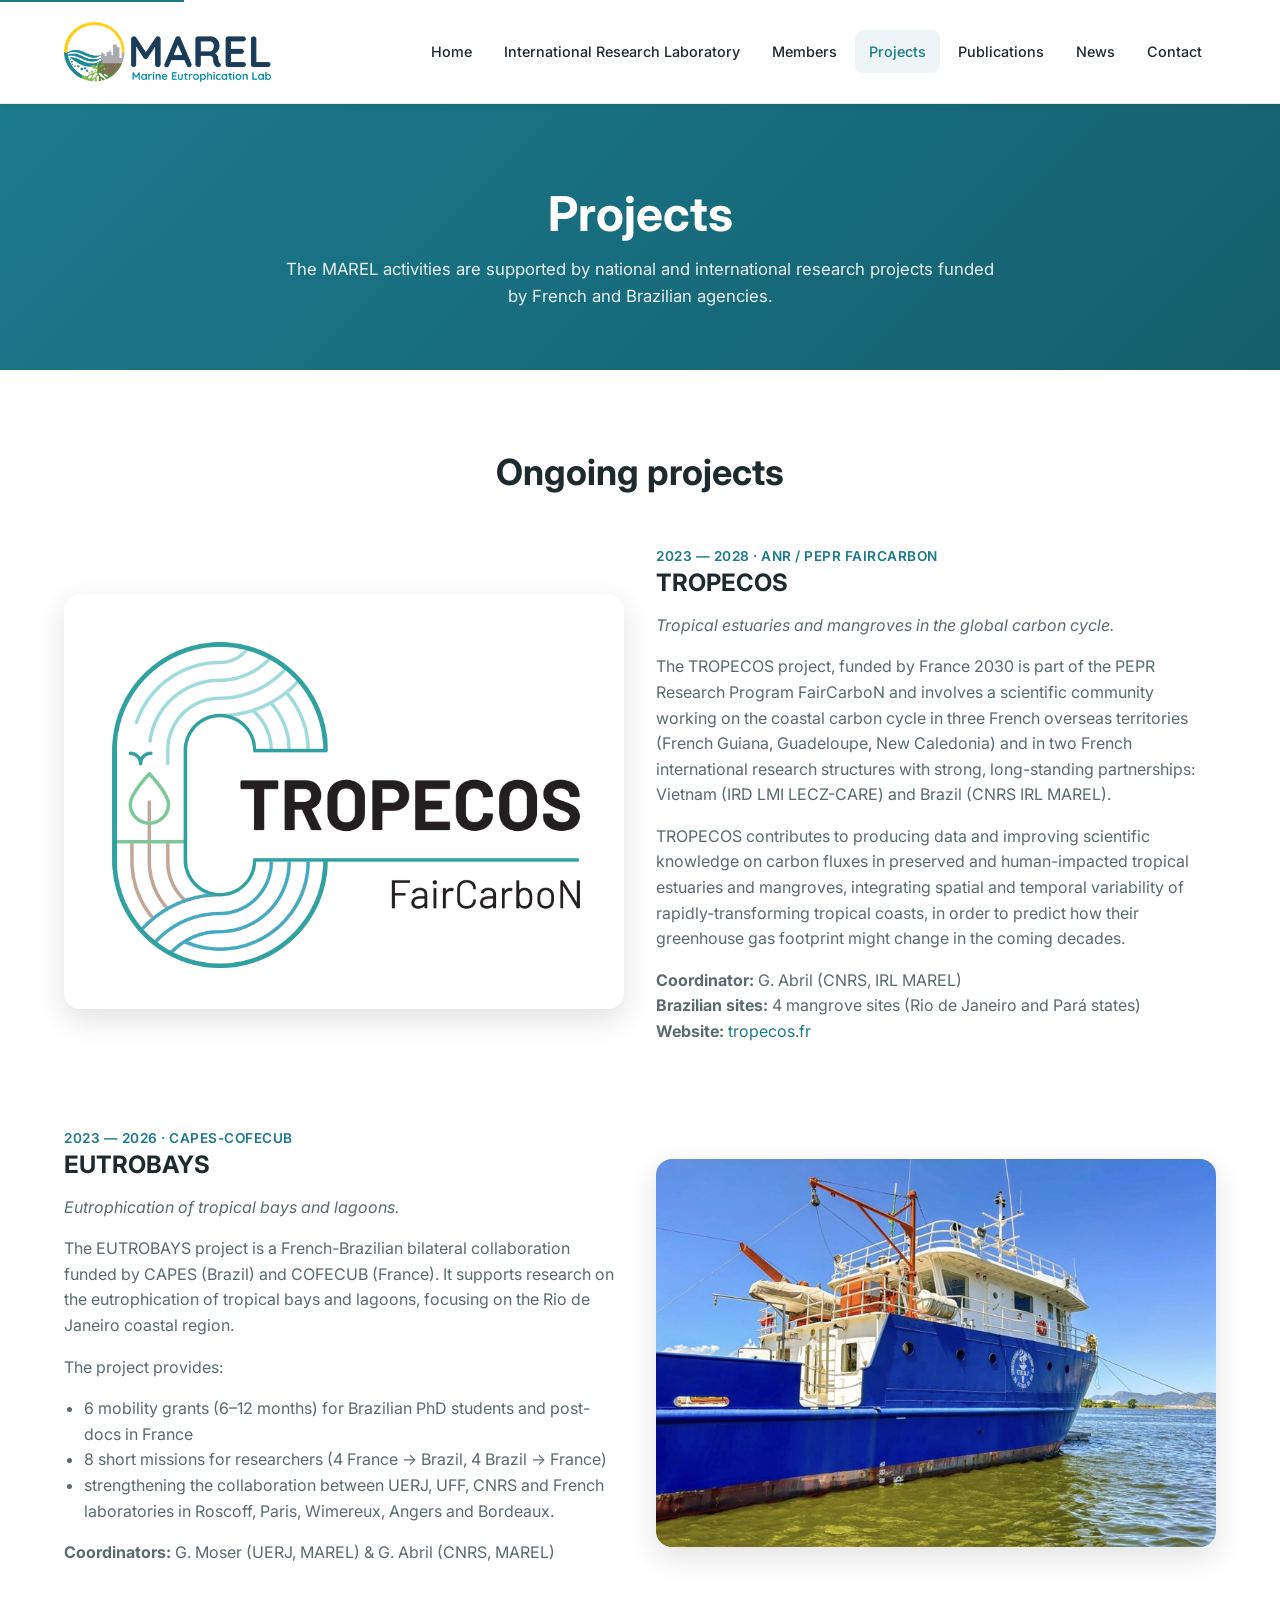
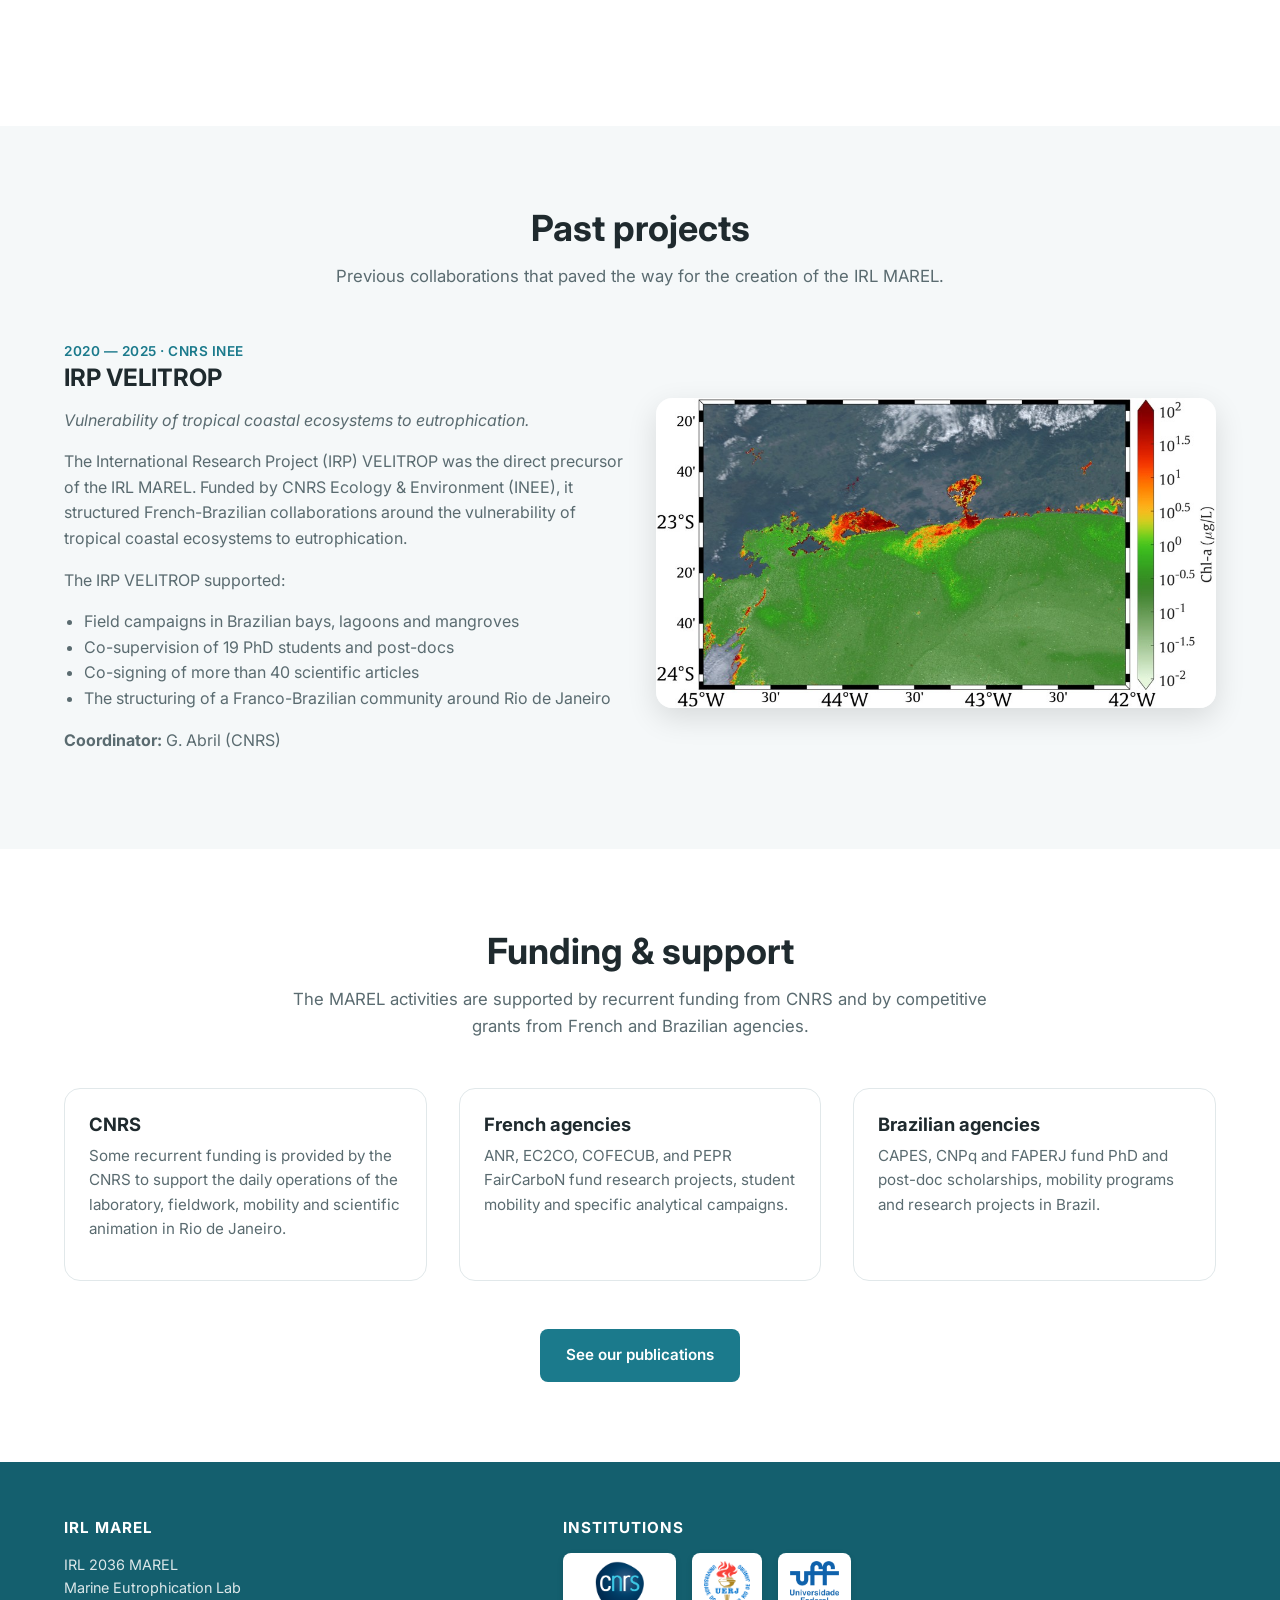
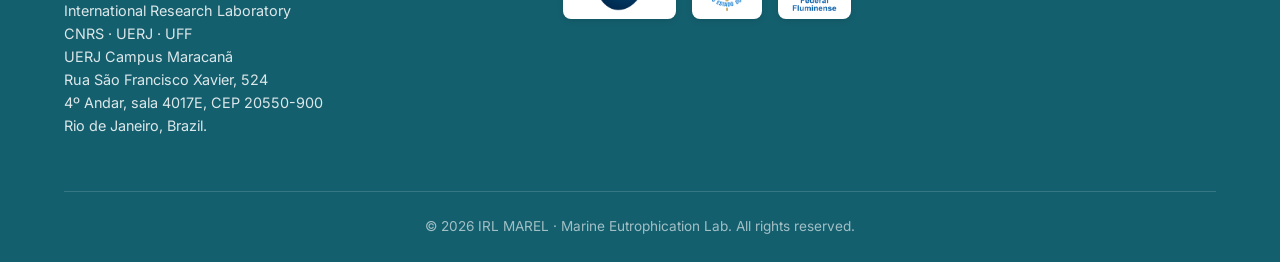
<file: projects.html>
<!DOCTYPE html>
<html lang="en">
<head>
  <meta charset="UTF-8">
  <meta name="viewport" content="width=device-width, initial-scale=1.0">
  <meta name="description" content="Research projects of the IRL MAREL - Marine Eutrophication Lab. TROPECOS, EUTROBAYS, COCOBRAZ and VELITROP.">
  <meta name="keywords" content="MAREL projects, TROPECOS, EUTROBAYS, COCOBRAZ, VELITROP, tropical coastal ecosystems">
  <meta name="author" content="IRL MAREL">

  <meta property="og:title" content="Projects - IRL MAREL">
  <meta property="og:description" content="Research projects on tropical coastal eutrophication.">
  <meta property="og:image" content="img/logo-marel-horizontal.png">
  <meta property="og:type" content="website">

  <title>Projects - IRL MAREL</title>

  <link rel="icon" type="image/png" href="img/logo-icon.png">

  <link rel="preconnect" href="https://fonts.googleapis.com">
  <link rel="preconnect" href="https://fonts.gstatic.com" crossorigin>
  <link href="https://fonts.googleapis.com/css2?family=Inter:wght@400;500;600;700&display=swap" rel="stylesheet">

  <link rel="stylesheet" href="css/style.css">
</head>
<body>

  <a href="#main" class="skip-link">Skip to main content</a>

  <!-- =============================================
       HEADER
       ============================================= -->
  <header class="header">
    <div class="header__inner">
      <a href="index.html" class="header__logo" aria-label="MAREL Home">
        <img src="img/logo-marel-horizontal.png" alt="MAREL logo">
        <div class="header__logo-text">
          <strong>MAREL</strong>
          <span>Marine Eutrophication Lab</span>
        </div>
      </a>

      <button class="header__toggle" aria-label="Toggle navigation" aria-expanded="false">
        <span></span>
        <span></span>
        <span></span>
      </button>

      <nav class="header__nav" aria-label="Main navigation">
        <a href="index.html">Home</a>
        <a href="about.html">International Research Laboratory</a>
        <a href="members.html">Members</a>
        <a href="projects.html">Projects</a>
        <a href="publications.html">Publications</a>
        <a href="news.html">News</a>
        <a href="contactus.html">Contact</a>
      </nav>
    </div>
  </header>

  <!-- =============================================
       PAGE HEADER
       ============================================= -->
  <section class="page-header">
    <div class="container">
      <h1>Projects</h1>
      <p>
        The MAREL activities are supported by national and international research projects
        funded by French and Brazilian agencies.
      </p>
    </div>
  </section>

  <!-- =============================================
       ONGOING PROJECTS
       ============================================= -->
  <section class="section" id="main">
    <div class="container">

      <div class="section__header">
        <h2>Ongoing projects</h2>
        <p></p>
      </div>

      <!-- TROPECOS -->
      <div class="grid grid--2" style="align-items:center; margin-bottom:64px;">
        <div>
          <img src="img/projects/tropecos.jpg" alt="TROPECOS project" style="border-radius:16px; box-shadow: 0 10px 30px rgba(0,0,0,0.12);">
        </div>
        <div>
          <span class="card__meta">2023 &mdash; 2028 &middot; ANR / PEPR FairCarboN</span>
          <h3>TROPECOS</h3>
          <p>
            <em>Tropical estuaries and mangroves in the global carbon cycle.</em>
          </p>
          <p>
            The TROPECOS project, funded by France 2030 is part of the PEPR Research Program FairCarboN and involves a scientific community working on the coastal carbon cycle in three French overseas territories (French Guiana, Guadeloupe, New Caledonia) and in two French international research structures with strong, long-standing partnerships: Vietnam (IRD LMI LECZ-CARE) and Brazil (CNRS IRL MAREL).

          </p>
          <p>
            TROPECOS contributes to producing data and improving scientific knowledge on carbon fluxes in preserved and human-impacted tropical estuaries and mangroves, integrating spatial and temporal variability of rapidly-transforming tropical coasts, in order to predict how their greenhouse gas footprint might change in the coming decades.

          </p>
          <p>
            <strong>Coordinator:</strong> G. Abril (CNRS, IRL MAREL)<br>
            <strong>Brazilian sites:</strong> 4 mangrove sites (Rio de Janeiro and Pará states)<br>
            <strong>Website:</strong> <a href="https://tropecos.fr" target="_blank" rel="noopener">tropecos.fr</a>
          </p>
        </div>
      </div>

      <!-- EUTROBAYS -->
      <div class="grid grid--2" style="align-items:center; margin-bottom:64px;">
        <div>
          <span class="card__meta">2023 &mdash; 2026 &middot; CAPES-COFECUB</span>
          <h3>EUTROBAYS</h3>
          <p>
            <em>Eutrophication of tropical bays and lagoons.</em>
          </p>
          <p>
            The EUTROBAYS project is a French-Brazilian bilateral collaboration funded by CAPES (Brazil) and COFECUB (France). It supports research on the eutrophication of tropical bays and lagoons, focusing on the Rio de Janeiro coastal region.
          </p>
          <p>
            The project provides:
          </p>
          <ul style="margin-left: 20px; list-style: disc; color: var(--color-text-light);">
            <li>6 mobility grants (6–12 months) for Brazilian PhD students and post-docs in France</li>
            <li>8 short missions for researchers (4 France → Brazil, 4 Brazil → France)</li>
            <li>strengthening the collaboration between UERJ, UFF, CNRS and French laboratories in Roscoff, Paris, Wimereux, Angers and Bordeaux.</li>
          </ul>
          <p class="mt-2">
            <strong>Coordinators:</strong> G. Moser (UERJ, MAREL) &amp; G. Abril (CNRS, MAREL)
          </p>
        </div>
        <div>
          <img src="img/projects/eutrobays.jpg" alt="EUTROBAYS project" style="border-radius:16px; box-shadow: 0 10px 30px rgba(0,0,0,0.12);">
        </div>
      </div>
  </section>
  <!-- =============================================
       PAST PROJECTS / PRECURSORS
       ============================================= -->
  <section class="section section--alt">
    <div class="container">

      <div class="section__header">
        <h2>Past projects</h2>
        <p>
          Previous collaborations that paved the way for the creation of the IRL MAREL.
        </p>
      </div>

      <div class="grid grid--2" style="align-items:center;">
        <div>
          <span class="card__meta">2020 &mdash; 2025 &middot; CNRS INEE</span>
          <h3>IRP VELITROP</h3>
          <p>
            <em>Vulnerability of tropical coastal ecosystems to eutrophication.</em>
          </p>
          <p>
            The International Research Project (IRP) VELITROP was the direct precursor of
            the IRL MAREL. Funded by CNRS Ecology &amp; Environment (INEE), it structured
            French-Brazilian collaborations around the vulnerability of tropical coastal
            ecosystems to eutrophication.
          </p>
          <p>
            The IRP VELITROP supported:
          </p>
          <ul style="margin-left: 20px; list-style: disc; color: var(--color-text-light);">
            <li>Field campaigns in Brazilian bays, lagoons and mangroves</li>
            <li>Co-supervision of 19 PhD students and post-docs</li>
            <li>Co-signing of more than 40 scientific articles</li>
            <li>The structuring of a Franco-Brazilian community around Rio de Janeiro</li>
          </ul>
          <p class="mt-2">
            <strong>Coordinator:</strong> G. Abril (CNRS)
          </p>
        </div>
        <div>
          <img src="img/about-2.jpg" alt="IRP VELITROP fieldwork" style="border-radius:16px; box-shadow: 0 10px 30px rgba(0,0,0,0.12);">
        </div>
      </div>

    </div>
  </section>

  <!-- =============================================
       FUNDING
       ============================================= -->
  <section class="section">
    <div class="container">
      <div class="section__header">
        <h2>Funding &amp; support</h2>
        <p>
          The MAREL activities are supported by recurrent funding from CNRS and by
          competitive grants from French and Brazilian agencies.
        </p>
      </div>

      <div class="grid grid--3">
                <div class="card">
          <div class="card__body">
            <h3 class="card__title">CNRS</h3>
            <p class="card__text">
              Some recurrent funding is provided by the CNRS to support the daily operations of the laboratory, 
              fieldwork, mobility and scientific animation in Rio de Janeiro.
            </p>
          </div>
        </div>

        <div class="card">
          <div class="card__body">
            <h3 class="card__title">French agencies</h3>
            <p class="card__text">
              ANR, EC2CO, COFECUB, and PEPR FairCarboN fund research projects, student
              mobility and specific analytical campaigns.
            </p>
          </div>
        </div>

        <div class="card">
          <div class="card__body">
            <h3 class="card__title">Brazilian agencies</h3>
            <p class="card__text">
              CAPES, CNPq and FAPERJ fund PhD and post-doc scholarships, mobility
              programs and research projects in Brazil.
            </p>
          </div>
        </div>
      </div>

      <div class="text-center mt-5">
        <a href="publications.html" class="btn btn--primary">See our publications</a>
      </div>
    </div>
  </section>

<!-- FOOTER -->
  <footer class="footer">
    <div class="container">
      <div class="footer__grid">
        <div>
          <h4>IRL MAREL</h4>
          <p>
            IRL 2036 MAREL<br>
            Marine Eutrophication Lab<br>
            International Research Laboratory<br>
            CNRS &middot; UERJ &middot; UFF <br>
            UERJ Campus Maracanã <br>
            Rua São Francisco Xavier, 524 <br>
            4º Andar, sala 4017E, CEP 20550-900<br>
            Rio de Janeiro, Brazil.<br>         
          </p>
        </div>
        <div>
          <h4>Institutions</h4>
          <div class="footer__logos">
            <a href="https://www.cnrs.fr/" target="_blank" rel="noopener" title="CNRS"><img src="img/logos/cnrs.png" alt="CNRS"></a>
            <a href="https://www.uerj.br/" target="_blank" rel="noopener" title="UERJ"><img src="img/logos/uerj.png" alt="UERJ"></a>
            <a href="https://www.uff.br/" target="_blank" rel="noopener" title="UFF"><img src="img/logos/uff.png" alt="UFF"></a>
          </div>
        </div>
      </div>
      <div class="footer__bottom">
        &copy; <span id="year"></span> IRL MAREL &middot; Marine Eutrophication Lab. All rights reserved.
      </div>
    </div>
  </footer>

  <script>document.getElementById('year').textContent = new Date().getFullYear();</script>
  <script src="js/script.js"></script>
</body>
</html>
</file>
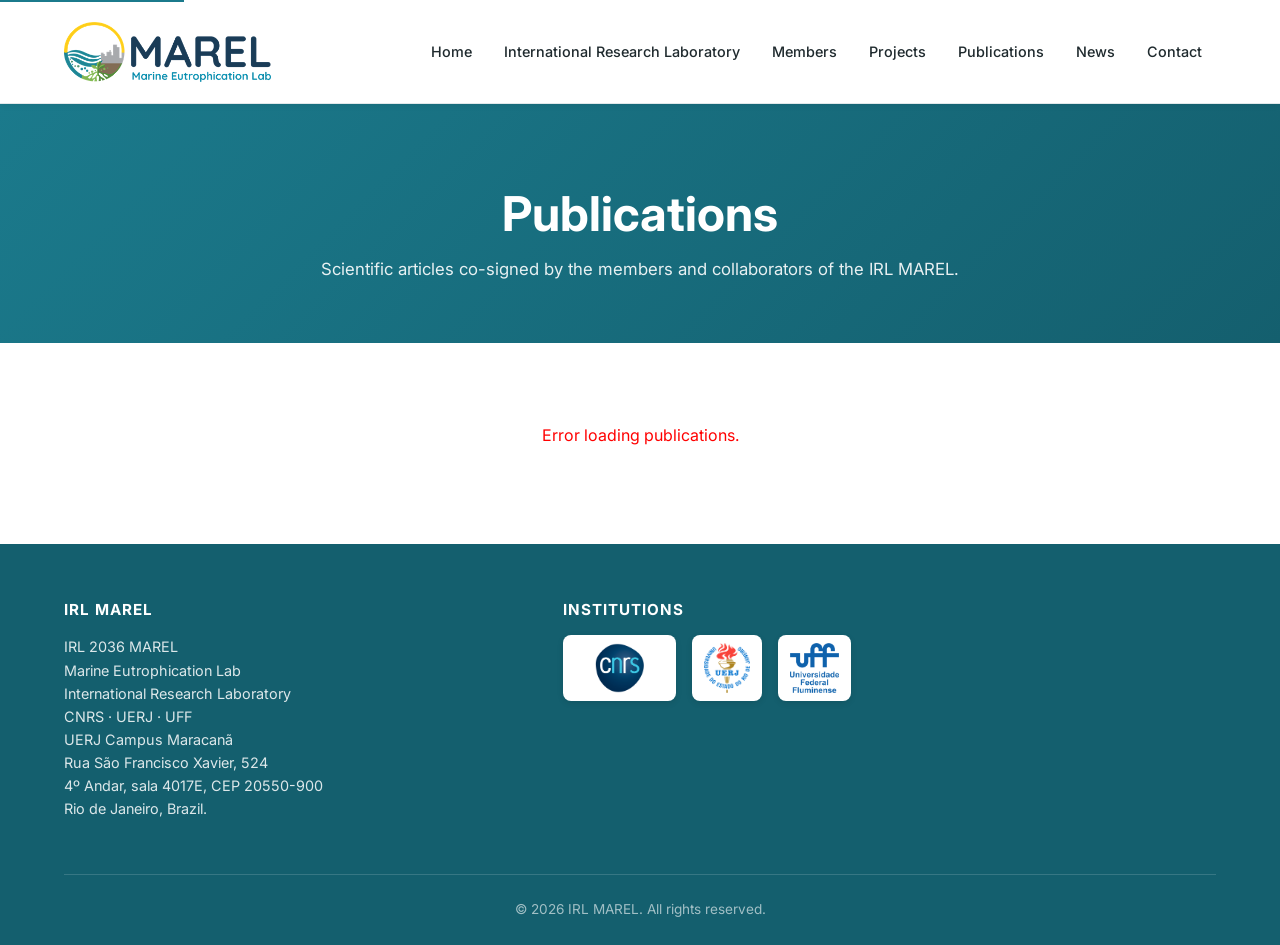
<file: publications.html>
<!DOCTYPE html>
<html lang="en">
<head>
  <meta charset="UTF-8">
  <meta name="viewport" content="width=device-width, initial-scale=1.0">
  <meta name="description" content="Scientific publications of the IRL MAREL - Marine Eutrophication Lab.">
  <meta name="author" content="IRL MAREL">
  <title>Publications - IRL MAREL</title>
  <link rel="icon" type="image/png" href="img/logo-icon.png">
  <link rel="preconnect" href="https://fonts.googleapis.com">
  <link rel="preconnect" href="https://fonts.gstatic.com" crossorigin>
  <link href="https://fonts.googleapis.com/css2?family=Inter:wght@400;500;600;700&display=swap" rel="stylesheet">
  <link rel="stylesheet" href="css/style.css">
  
  <style>
    /* Estilos definitivos para os cards de publicação */
    .publication-card {
      margin-bottom: 24px;
      padding: 32px;
      background: #fff;
      border-radius: 12px;
      box-shadow: 0 4px 12px rgba(0,0,0,0.05);
      border-left: 4px solid var(--color-primary);
      word-wrap: break-word;
      overflow-wrap: break-word;
    }

    .publication-card h3 {
      font-size: 1.2rem;
      margin-bottom: 12px;
      color: var(--color-text);
      line-height: 1.4;
      max-width: 900px;
    }

    .publication-card .authors {
      font-size: 0.95rem;
      margin-bottom: 8px;
      color: var(--color-text-light);
      line-height: 1.5;
      max-width: 900px;
    }

    .publication-card .journal {
      font-size: 0.95rem;
      font-style: italic;
      margin-bottom: 16px;
      color: var(--color-text-light);
    }

    .publication-card .doi-link {
      display: inline-block;
      font-weight: 600;
      color: var(--color-primary);
      text-decoration: none;
    }

    .publication-card .doi-link:hover {
      text-decoration: underline;
    }

    @media (max-width: 600px) {
      .publication-card {
        padding: 20px;
      }
      .publication-card h3 {
        font-size: 1.1rem;
      }
    }
  </style>
</head>
<body>

  <a href="#main" class="skip-link">Skip to main content</a>

  <!-- HEADER -->
  <header class="header">
    <div class="header__inner">
      <a href="index.html" class="header__logo" aria-label="MAREL Home">
        <img src="img/logo-marel-horizontal.png" alt="MAREL logo">
      </a>
      <button class="header__toggle" aria-label="Toggle navigation" aria-expanded="false">
        <span></span><span></span><span></span>
      </button>
      <nav class="header__nav" aria-label="Main navigation">
        <a href="index.html">Home</a>
        <a href="about.html">International Research Laboratory</a>
        <a href="members.html">Members</a>
        <a href="projects.html">Projects</a>
        <a href="publications.html">Publications</a>
        <a href="news.html">News</a>
        <a href="contactus.html">Contact</a>
      </nav>
    </div>
  </header>

  <!-- PAGE HEADER -->
  <section class="page-header">
    <div class="container">
      <h1>Publications</h1>
      <p>Scientific articles co-signed by the members and collaborators of the IRL MAREL.</p>
    </div>
  </section>

  <!-- CONTEÚDO DINÂMICO -->
  <section class="section" id="main">
    <div class="container" id="publications-container">
      <p style="text-align:center;">Loading publications...</p>
    </div>
  </section>

  <!-- FOOTER -->
  <footer class="footer">
    <div class="container">
      <div class="footer__grid">
        <div>
          <h4>IRL MAREL</h4>
          <p>
            IRL 2036 MAREL<br>
            Marine Eutrophication Lab<br>
            International Research Laboratory<br>
            CNRS &middot; UERJ &middot; UFF <br>
            UERJ Campus Maracanã <br>
            Rua São Francisco Xavier, 524 <br>
            4º Andar, sala 4017E, CEP 20550-900<br>
            Rio de Janeiro, Brazil.
          </p>
        </div>
        <div>
          <h4>Institutions</h4>
          <div class="footer__logos">
            <a href="https://www.cnrs.fr/" target="_blank" rel="noopener"><img src="img/logos/cnrs.png" alt="CNRS"></a>
            <a href="https://www.uerj.br/" target="_blank" rel="noopener"><img src="img/logos/uerj.png" alt="UERJ"></a>
            <a href="https://www.uff.br/" target="_blank" rel="noopener"><img src="img/logos/uff.png" alt="UFF"></a>
          </div>
        </div>
      </div>
      <div class="footer__bottom">
        &copy; <span id="year"></span> IRL MAREL. All rights reserved.
      </div>
    </div>
  </footer>

  <script>
    document.getElementById('year').textContent = new Date().getFullYear();
  </script>

  <!-- SCRIPT PARA CARREGAR AS PUBLICAÇÕES -->
  <script>
    async function loadPublications() {
      const container = document.getElementById('publications-container');
      try {
        const response = await fetch('https://api.github.com/repos/irlmarel/marel.site/contents/content/publications');
        const files = await response.json();
        
        if (!files || files.length === 0) {
          container.innerHTML = '<p style="text-align:center;">No publications found.</p>';
          return;
        }

        let htmlContent = '';

        for (const file of files) {
          if (file.name.endsWith('.md')) {
            const fileRes = await fetch(file.download_url);
            const text = await fileRes.text();
            
            const match = text.match(/^---\r?\n([\s\S]+?)\r?\n---\r?\n([\s\S]*)$/);
            if (match) {
              const header = match[1];
              
              const titleMatch = header.match(/title:\s*['"]?([^'"\r\n]+)['"]?/);
              const title = titleMatch ? titleMatch[1] : 'No title';
              
              const authorsMatch = header.match(/authors:\s*['"]?([^'"\r\n]+)['"]?/);
              const authors = authorsMatch ? authorsMatch[1] : '';

              const journalMatch = header.match(/journal:\s*['"]?([^'"\r\n]+)['"]?/);
              const journal = journalMatch ? journalMatch[1] : '';
              
              const yearMatch = header.match(/year:\s*['"]?([^'"\r\n]+)['"]?/);
              const year = yearMatch ? yearMatch[1] : '';
              
              const doiMatch = header.match(/doi:\s*['"]?([^'"\r\n]+)['"]?/);
              const doi = doiMatch ? doiMatch[1] : '';

              htmlContent += `
                <div class="publication-card">
                  <h3>${title}</h3>
                  <p class="authors">${authors}</p>
                  <p class="journal">${journal} (${year})</p>
                  ${doi ? `<a href="https://doi.org/${doi}" target="_blank" class="doi-link">DOI: ${doi} ↗</a>` : ''}
                </div>
              `;
            }
          }
        }
        
        container.innerHTML = htmlContent || '<p style="text-align:center;">No publications found.</p>';
      } catch (error) {
        console.error("Error loading publications:", error);
        container.innerHTML = '<p style="text-align:center; color: red;">Error loading publications.</p>';
      }
    }

    loadPublications();
  </script>
</body>
</html>
</file>
<file: css/style.css>
/* =========================================================
   MAREL - Marine Eutrophication Lab
   Global Stylesheet
   ========================================================= */

/* ---------- 1. RESET ---------- */
*,
*::before,
*::after {
  box-sizing: border-box;
  margin: 0;
  padding: 0;
}

html {
  scroll-behavior: smooth;
  -webkit-text-size-adjust: 100%;
}

body {
  font-family: 'Inter', 'Segoe UI', 'Helvetica Neue', Arial, sans-serif;
  font-size: 16px;
  line-height: 1.6;
  color: var(--color-text);
  background-color: var(--color-bg);
  overflow-x: hidden;
}

img {
  max-width: 100%;
  height: auto;
  display: block;
}

a {
  color: var(--color-primary);
  text-decoration: none;
  transition: color 0.2s ease;
}

a:hover {
  color: var(--color-secondary);
}

ul,
ol {
  list-style: none;
}

button {
  font-family: inherit;
  cursor: pointer;
  border: none;
  background: none;
}

/* ---------- 2. VARIÁVEIS (cores do logo MAREL) ---------- */
:root {
  /* Cores principais */
  --color-primary: #1B7A8C;        /* azul-petróleo */
  --color-primary-dark: #145F6E;   /* azul-petróleo escuro */
  --color-secondary: #4CAF50;      /* verde */
  --color-accent: #F2C200;         /* amarelo */
  --color-earth: #7A5C3E;          /* marrom */
  --color-gray: #9E9E9E;           /* cinza */

  /* Neutros */
  --color-text: #1F2A2E;
  --color-text-light: #5A6B70;
  --color-bg: #FFFFFF;
  --color-bg-alt: #F5F8F9;
  --color-border: #E1E8EA;

  /* Estados */
  --color-success: #4CAF50;
  --color-error: #D32F2F;

  /* Layout */
  --max-width: 1200px;
  --header-height: 104px;
  --radius: 8px;
  --radius-lg: 16px;

  /* Sombras */
  --shadow-sm: 0 2px 6px rgba(0, 0, 0, 0.06);
  --shadow-md: 0 4px 14px rgba(0, 0, 0, 0.08);
  --shadow-lg: 0 10px 30px rgba(0, 0, 0, 0.12);

  /* Transições */
  --transition: 0.25s ease;
}

/* ---------- 3. TIPOGRAFIA ---------- */
h1, h2, h3, h4, h5, h6 {
  font-weight: 700;
  line-height: 1.25;
  color: var(--color-text);
  margin-bottom: 0.6em;
}

h1 { font-size: clamp(2rem, 4vw, 3rem); }
h2 { font-size: clamp(1.6rem, 3vw, 2.25rem); }
h3 { font-size: clamp(1.25rem, 2vw, 1.5rem); }
h4 { font-size: 1.125rem; }

p {
  margin-bottom: 1em;
  color: var(--color-text-light);
}

p.lead {
  font-size: 1.125rem;
  color: var(--color-text);
}

/* ---------- 4. LAYOUT BASE ---------- */
.container {
  max-width: var(--max-width);
  margin: 0 auto;
  padding: 0 24px;
  width: 100%;
}

.section {
  padding: 80px 0;
}

.section--alt {
  background-color: var(--color-bg-alt);
}

.section__header {
  text-align: center;
  max-width: 720px;
  margin: 0 auto 48px;
}

.section__header h2 {
  margin-bottom: 12px;
}

.section__header p {
  font-size: 1.05rem;
}

/* Grid utilitário */
.grid {
  display: grid;
  gap: 32px;
}

.grid--2 { grid-template-columns: repeat(2, 1fr); }
.grid--3 { grid-template-columns: repeat(3, 1fr); }
.grid--4 { grid-template-columns: repeat(4, 1fr); }

@media (max-width: 900px) {
  .grid--3,
  .grid--4 { grid-template-columns: repeat(2, 1fr); }
}

@media (max-width: 600px) {
  .grid--2,
  .grid--3,
  .grid--4 { grid-template-columns: 1fr; }
  .section { padding: 56px 0; }
}
/* ---------- 5. HEADER / MENU ---------- */
.header {
  position: sticky;
  top: 0;
  z-index: 1000;
  background-color: var(--color-bg);
  border-bottom: 1px solid var(--color-border);
  height: var(--header-height);
  display: flex;
  align-items: center;
  box-shadow: var(--shadow-sm);
}

.header__inner {
  display: flex;
  align-items: center;
  justify-content: space-between;
  width: 100%;
  max-width: var(--max-width);
  margin: 0 auto;
  padding: 0 24px;
}

.header__logo {
  display: flex;
  align-items: center;
  flex-shrink: 0;
}

.header__logo img {
  height: 60px;
  width: auto;
  transition: transform var(--transition);
}

.header__logo:hover img {
  transform: scale(1.04);
}
/* Ajuste do logo em telas pequenas */
@media (max-width: 600px) {
  .header__logo img {
    height: 56px;
  }

  :root {
    --header-height: 72px;
  }
}
/* Texto ao lado do logo: oculto por enquanto.
   Para reativar, basta remover o display: none. */

.header__logo-text {
  display: none;
}

.header__nav {
  display: flex;
  align-items: center;
  gap: 4px;
}

.header__nav a {
  font-size: 0.9rem;
  font-weight: 500;
  color: var(--color-text);
  padding: 10px 14px;
  border-radius: var(--radius);
  transition: all var(--transition);
  white-space: nowrap;
}

.header__nav a:hover {
  background-color: var(--color-bg-alt);
  color: var(--color-primary);
}

.header__nav a.is-active {
  color: var(--color-primary);
  background-color: rgba(27, 122, 140, 0.08);
}

/* Menu mobile (hambúrguer) */
.header__toggle {
  display: none;
  flex-direction: column;
  justify-content: space-between;
  width: 28px;
  height: 22px;
  background: none;
  border: none;
  cursor: pointer;
}

.header__toggle span {
  display: block;
  height: 3px;
  width: 100%;
  background-color: var(--color-primary);
  border-radius: 2px;
  transition: all var(--transition);
}

@media (max-width: 1024px) {
  .header__nav {
    position: fixed;
    top: var(--header-height);
    left: 0;
    right: 0;
    background-color: var(--color-bg);
    flex-direction: column;
    align-items: stretch;
    padding: 16px 24px 24px;
    border-bottom: 1px solid var(--color-border);
    box-shadow: var(--shadow-md);
    transform: translateY(-120%);
    opacity: 0;
    visibility: hidden;
    transition: all var(--transition);
  }

  .header__nav.is-open {
    transform: translateY(0);
    opacity: 1;
    visibility: visible;
  }

  .header__nav a {
    padding: 14px 0;
    border-bottom: 1px solid var(--color-border);
    border-radius: 0;
  }

  .header__nav a:last-child {
    border-bottom: none;
  }

  .header__toggle {
    display: flex;
  }

  .header__toggle.is-open span:nth-child(1) {
    transform: translateY(9px) rotate(45deg);
  }

  .header__toggle.is-open span:nth-child(2) {
    opacity: 0;
  }

  .header__toggle.is-open span:nth-child(3) {
    transform: translateY(-9px) rotate(-45deg);
  }
}

/* ---------- 6. HERO (Home) ---------- */
.hero {
  position: relative;
  min-height: 540px;
  display: flex;
  align-items: center;
  background: linear-gradient(135deg, rgba(27, 122, 140, 0.85), rgba(20, 95, 110, 0.9)),
              url('../img/hero-home.jpg') center/cover no-repeat;
  color: #FFFFFF;
  text-align: left;
  padding: 80px 0;
}

.hero__content {
  max-width: 700px;
}

.hero__title {
  color: #FFFFFF;
  font-size: clamp(2rem, 4.5vw, 3.25rem);
  margin-bottom: 16px;
}

.hero__subtitle {
  font-size: clamp(1rem, 1.8vw, 1.25rem);
  color: rgba(255, 255, 255, 0.92);
  margin-bottom: 32px;
  max-width: 600px;
}

.hero__actions {
  display: flex;
  gap: 16px;
  flex-wrap: wrap;
}

/* ---------- 7. BOTÕES ---------- */
.btn {
  display: inline-flex;
  align-items: center;
  justify-content: center;
  gap: 8px;
  padding: 12px 24px;
  font-size: 0.95rem;
  font-weight: 600;
  border-radius: var(--radius);
  transition: all var(--transition);
  text-align: center;
  cursor: pointer;
  border: 2px solid transparent;
}

.btn--primary {
  background-color: var(--color-primary);
  color: #FFFFFF;
}

.btn--primary:hover {
  background-color: var(--color-primary-dark);
  color: #FFFFFF;
  transform: translateY(-2px);
  box-shadow: var(--shadow-md);
}

.btn--secondary {
  background-color: transparent;
  color: #FFFFFF;
  border-color: #FFFFFF;
}

.btn--secondary:hover {
  background-color: #FFFFFF;
  color: var(--color-primary);
}

.btn--outline {
  background-color: transparent;
  color: var(--color-primary);
  border-color: var(--color-primary);
}

.btn--outline:hover {
  background-color: var(--color-primary);
  color: #FFFFFF;
}

/* ---------- 8. CARDS ---------- */
.card {
  background-color: var(--color-bg);
  border: 1px solid var(--color-border);
  border-radius: var(--radius-lg);
  overflow: hidden;
  transition: all var(--transition);
  height: 100%;
  display: flex;
  flex-direction: column;
}

.card:hover {
  transform: translateY(-4px);
  box-shadow: var(--shadow-lg);
  border-color: var(--color-primary);
}

.card__image {
  width: 100%;
  aspect-ratio: 16 / 9;
  object-fit: cover;
  background-color: var(--color-bg-alt);
}

.card__body {
  padding: 24px;
  flex: 1;
  display: flex;
  flex-direction: column;
}

.card__title {
  font-size: 1.15rem;
  margin-bottom: 8px;
  color: var(--color-text);
}

.card__meta {
  font-size: 0.85rem;
  color: var(--color-primary);
  font-weight: 600;
  text-transform: uppercase;
  letter-spacing: 0.5px;
  margin-bottom: 12px;
}

.card__text {
  font-size: 0.95rem;
  color: var(--color-text-light);
  flex: 1;
}

.card__link {
  margin-top: 16px;
  font-weight: 600;
  font-size: 0.9rem;
  display: inline-flex;
  align-items: center;
  gap: 6px;
}

.card__link::after {
  content: '→';
  transition: transform var(--transition);
}

.card__link:hover::after {
  transform: translateX(4px);
}

/* ---------- 9. MEMBER CARD ---------- */
.member-card {
  background-color: var(--color-bg);
  border: 1px solid var(--color-border);
  border-radius: var(--radius-lg);
  padding: 32px 24px;
  text-align: center;
  transition: all var(--transition);
  height: 100%;
  display: flex;
  flex-direction: column;
}

.member-card:hover {
  box-shadow: var(--shadow-md);
  border-color: var(--color-primary);
}

.member-card__photo {
  width: 150px;
  height: 150px;
  border-radius: 50%;
  object-fit: cover;
  margin: 0 auto 20px;
  border: 4px solid var(--color-bg-alt);
  background-color: var(--color-bg-alt);
}

.member-card__name {
  font-size: 1.15rem;
  margin-bottom: 4px;
  color: var(--color-text);
}

.member-card__role {
  font-size: 0.9rem;
  color: var(--color-primary);
  font-weight: 600;
  margin-bottom: 4px;
}

.member-card__institution {
  font-size: 0.85rem;
  color: var(--color-text-light);
  margin-bottom: 16px;
}

.member-card__topics {
  font-size: 0.875rem;
  color: var(--color-text-light);
  margin-bottom: 20px;
  flex: 1;
}

.member-card__links {
  display: flex;
  justify-content: center;
  gap: 12px;
  flex-wrap: wrap;
}

.member-card__links a {
  display: inline-flex;
  align-items: center;
  justify-content: center;
  width: 36px;
  height: 36px;
  border-radius: 50%;
  background-color: var(--color-bg-alt);
  color: var(--color-primary);
  font-size: 0.75rem;
  font-weight: 700;
  transition: all var(--transition);
}

.member-card__links a:hover {
  background-color: var(--color-primary);
  color: #FFFFFF;
  transform: translateY(-2px);
}

/* ---------- 10. FOOTER ---------- */
.footer {
  background-color: var(--color-primary-dark);
  color: rgba(255, 255, 255, 0.85);
  padding: 56px 0 24px;
  margin-top: 0;
}

.footer__grid {
  display: grid;
  grid-template-columns: 1.5fr 1fr 1fr;
  gap: 40px;
  margin-bottom: 40px;
}

@media (max-width: 800px) {
  .footer__grid {
    grid-template-columns: 1fr;
    gap: 32px;
  }
}

.footer h4 {
  color: #FFFFFF;
  font-size: 0.95rem;
  text-transform: uppercase;
  letter-spacing: 1px;
  margin-bottom: 16px;
}

.footer p,
.footer a {
  color: rgba(255, 255, 255, 0.85);
  font-size: 0.9rem;
}

.footer a:hover {
  color: var(--color-accent);
}

.footer__logos {
  display: flex;
  align-items: center;
  gap: 20px;
  flex-wrap: wrap;
  margin-top: 8px;
}

/* ---------- 10. FOOTER ---------- */
/* ... (outros códigos do footer) ... */

.footer__logos {
  display: flex;
  align-items: center;
  gap: 16px;
  flex-wrap: wrap;
  margin-top: 8px;
}

.footer__logos a {
  display: inline-block;
  transition: transform var(--transition), opacity var(--transition);
  background-color: #FFFFFF;
  padding: 8px 12px;
  border-radius: 8px;
  box-shadow: 0 2px 6px rgba(0,0,0,0.1);
}

.footer__logos a:hover {
  transform: scale(1.08) translateY(-3px);
  box-shadow: 0 6px 16px rgba(0,0,0,0.2);
}

.footer__logos img {
  height: 50px; /* Aumentado de 40px para 50px */
  width: auto;
  display: block;
}

.footer__links {
  display: flex;
  flex-direction: column;
  gap: 8px;
}

.footer__social {
  display: flex;
  align-items: center;
  gap: 12px;
  margin-top: 12px;
}

.footer__social a {
  display: inline-flex;
  align-items: center;
  justify-content: center;
  width: 40px;
  height: 40px;
  border-radius: 50%;
  background-color: rgba(255, 255, 255, 0.1);
  transition: all var(--transition);
}

.footer__social a:hover {
  background-color: var(--color-accent);
  color: var(--color-primary-dark);
  transform: translateY(-2px);
}

.footer__social svg {
  width: 20px;
  height: 20px;
  fill: currentColor;
}

.footer__bottom {
  border-top: 1px solid rgba(255, 255, 255, 0.15);
  padding-top: 24px;
  text-align: center;
  font-size: 0.85rem;
  color: rgba(255, 255, 255, 0.6);
}
/* ---------- 11. FORMULÁRIO (Contact) ---------- */
.form {
  max-width: 640px;
  margin: 0 auto;
}

.form__group {
  margin-bottom: 20px;
}

.form__label {
  display: block;
  font-size: 0.9rem;
  font-weight: 600;
  color: var(--color-text);
  margin-bottom: 8px;
}

.form__label .required {
  color: var(--color-error);
  margin-left: 4px;
}

.form__input,
.form__textarea,
.form__select {
  width: 100%;
  padding: 12px 16px;
  font-size: 1rem;
  font-family: inherit;
  color: var(--color-text);
  background-color: var(--color-bg);
  border: 1px solid var(--color-border);
  border-radius: var(--radius);
  transition: border-color var(--transition), box-shadow var(--transition);
}

.form__input:focus,
.form__textarea:focus,
.form__select:focus {
  outline: none;
  border-color: var(--color-primary);
  box-shadow: 0 0 0 3px rgba(27, 122, 140, 0.15);
}

.form__textarea {
  min-height: 160px;
  resize: vertical;
}

.form__actions {
  text-align: center;
  margin-top: 24px;
}

.form__note {
  font-size: 0.85rem;
  color: var(--color-text-light);
  text-align: center;
  margin-top: 16px;
}

.form__status {
  padding: 14px 20px;
  border-radius: var(--radius);
  margin-bottom: 24px;
  font-size: 0.95rem;
  text-align: center;
  display: none;
}

.form__status.is-success {
  display: block;
  background-color: rgba(76, 175, 80, 0.1);
  color: var(--color-success);
  border: 1px solid var(--color-success);
}

.form__status.is-error {
  display: block;
  background-color: rgba(211, 47, 47, 0.1);
  color: var(--color-error);
  border: 1px solid var(--color-error);
}

/* ---------- 12. CONTACT INFO ---------- */
.contact-info {
  display: grid;
  grid-template-columns: repeat(2, 1fr);
  gap: 24px;
  margin-top: 48px;
}

@media (max-width: 700px) {
  .contact-info {
    grid-template-columns: 1fr;
  }
}

.contact-info__item {
  background-color: var(--color-bg-alt);
  border-radius: var(--radius-lg);
  padding: 24px;
  text-align: center;
  transition: all var(--transition);
}

.contact-info__item:hover {
  background-color: var(--color-bg);
  box-shadow: var(--shadow-sm);
}

.contact-info__icon {
  width: 48px;
  height: 48px;
  margin: 0 auto 12px;
  border-radius: 50%;
  background-color: var(--color-primary);
  color: #FFFFFF;
  display: flex;
  align-items: center;
  justify-content: center;
  font-size: 1.25rem;
}

.contact-info__label {
  font-size: 0.85rem;
  font-weight: 600;
  color: var(--color-primary);
  text-transform: uppercase;
  letter-spacing: 0.5px;
  margin-bottom: 8px;
}

.contact-info__value {
  font-size: 0.95rem;
  color: var(--color-text);
  word-break: break-word;
}

.contact-info__value a {
  color: var(--color-primary);
  font-weight: 500;
}

/* ---------- 13. PUBLICAÇÕES ---------- */
.publication {
  background-color: var(--color-bg);
  border-left: 4px solid var(--color-primary);
  border-radius: var(--radius);
  padding: 20px 24px;
  margin-bottom: 20px;
  transition: all var(--transition);
}

.publication:hover {
  background-color: var(--color-bg-alt);
  border-left-color: var(--color-secondary);
  box-shadow: var(--shadow-sm);
}

.publication__title {
  font-size: 1rem;
  font-weight: 600;
  color: var(--color-text);
  margin-bottom: 8px;
  line-height: 1.4;
}

.publication__authors {
  font-size: 0.9rem;
  color: var(--color-text-light);
  margin-bottom: 6px;
}

.publication__journal {
  font-size: 0.9rem;
  color: var(--color-text-light);
  font-style: italic;
  margin-bottom: 10px;
}

.publication__doi {
  font-size: 0.85rem;
  font-weight: 500;
}

.publication__doi a {
  color: var(--color-primary);
  word-break: break-all;
}

/* ---------- 14. NOTÍCIAS ---------- */
.news-item {
  display: grid;
  grid-template-columns: 140px 1fr;
  gap: 24px;
  padding: 20px 0;
  border-bottom: 1px solid var(--color-border);
  align-items: start;
}

.news-item:last-child {
  border-bottom: none;
}

@media (max-width: 600px) {
  .news-item {
    grid-template-columns: 1fr;
    gap: 12px;
  }
}

.news-item__date {
  font-size: 0.9rem;
  font-weight: 700;
  color: var(--color-primary);
  text-transform: uppercase;
  letter-spacing: 0.5px;
}

.news-item__title {
  font-size: 1.05rem;
  font-weight: 600;
  color: var(--color-text);
  margin-bottom: 6px;
}

.news-item__text {
  font-size: 0.9rem;
  color: var(--color-text-light);
}

/* ---------- 15. TIMELINE / HISTÓRICO ---------- */
.timeline {
  position: relative;
  padding-left: 32px;
  border-left: 2px solid var(--color-border);
}

.timeline__item {
  position: relative;
  padding-bottom: 32px;
}

.timeline__item:last-child {
  padding-bottom: 0;
}

.timeline__item::before {
  content: '';
  position: absolute;
  left: -39px;
  top: 6px;
  width: 14px;
  height: 14px;
  border-radius: 50%;
  background-color: var(--color-primary);
  border: 3px solid var(--color-bg);
  box-shadow: 0 0 0 2px var(--color-primary);
}

.timeline__year {
  font-size: 0.85rem;
  font-weight: 700;
  color: var(--color-primary);
  text-transform: uppercase;
  letter-spacing: 0.5px;
  margin-bottom: 4px;
}

.timeline__title {
  font-size: 1.05rem;
  font-weight: 600;
  color: var(--color-text);
  margin-bottom: 4px;
}

.timeline__text {
  font-size: 0.9rem;
  color: var(--color-text-light);
}

/* ---------- 16. UTILITÁRIOS ---------- */
.text-center { text-align: center; }
.text-left   { text-align: left; }
.text-right  { text-align: right; }

.mt-0 { margin-top: 0; }
.mt-1 { margin-top: 8px; }
.mt-2 { margin-top: 16px; }
.mt-3 { margin-top: 24px; }
.mt-4 { margin-top: 32px; }
.mt-5 { margin-top: 48px; }

.mb-0 { margin-bottom: 0; }
.mb-1 { margin-bottom: 8px; }
.mb-2 { margin-bottom: 16px; }
.mb-3 { margin-bottom: 24px; }
.mb-4 { margin-bottom: 32px; }
.mb-5 { margin-bottom: 48px; }

.hidden { display: none !important; }

/* Breadcrumb / page header */
.page-header {
  background: linear-gradient(135deg, var(--color-primary), var(--color-primary-dark));
  color: #FFFFFF;
  padding: 80px 0 60px;
  text-align: center;
}

.page-header h1 {
  color: #FFFFFF;
  margin-bottom: 12px;
}

.page-header p {
  color: rgba(255, 255, 255, 0.9);
  max-width: 720px;
  margin: 0 auto;
  font-size: 1.05rem;
}

/* ---------- 17. ACESSIBILIDADE ---------- */
:focus-visible {
  outline: 3px solid var(--color-accent);
  outline-offset: 2px;
}

.skip-link {
  position: absolute;
  top: -40px;
  left: 0;
  background: var(--color-primary);
  color: #FFFFFF;
  padding: 8px 16px;
  z-index: 9999;
  transition: top var(--transition);
}

.skip-link:focus {
  top: 0;
}

/* ---------- 18. PRINT ---------- */
@media print {
  .header,
  .footer,
  .hero__actions,
  .form__actions {
    display: none;
  }

  body {
    color: #000;
    background: #FFF;
  }

  a {
    color: #000;
    text-decoration: underline;
  }
}
</file>
